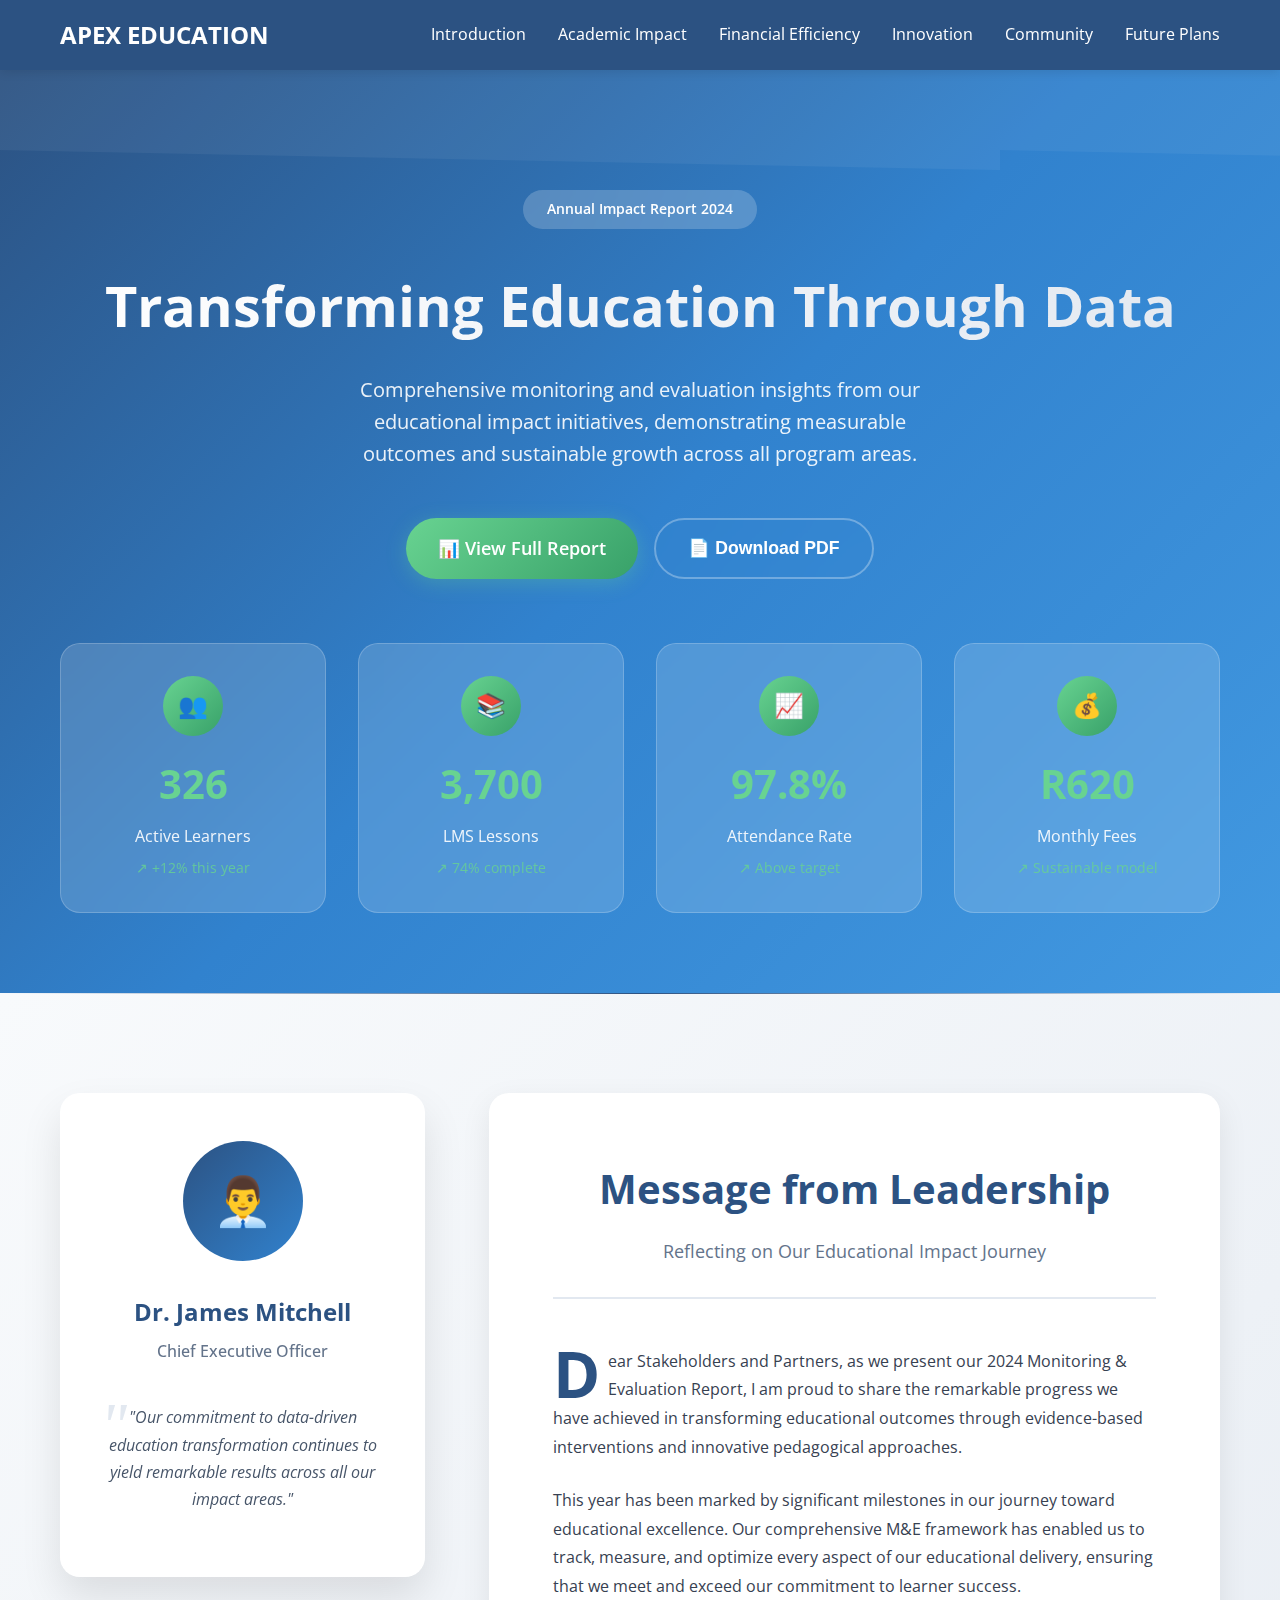
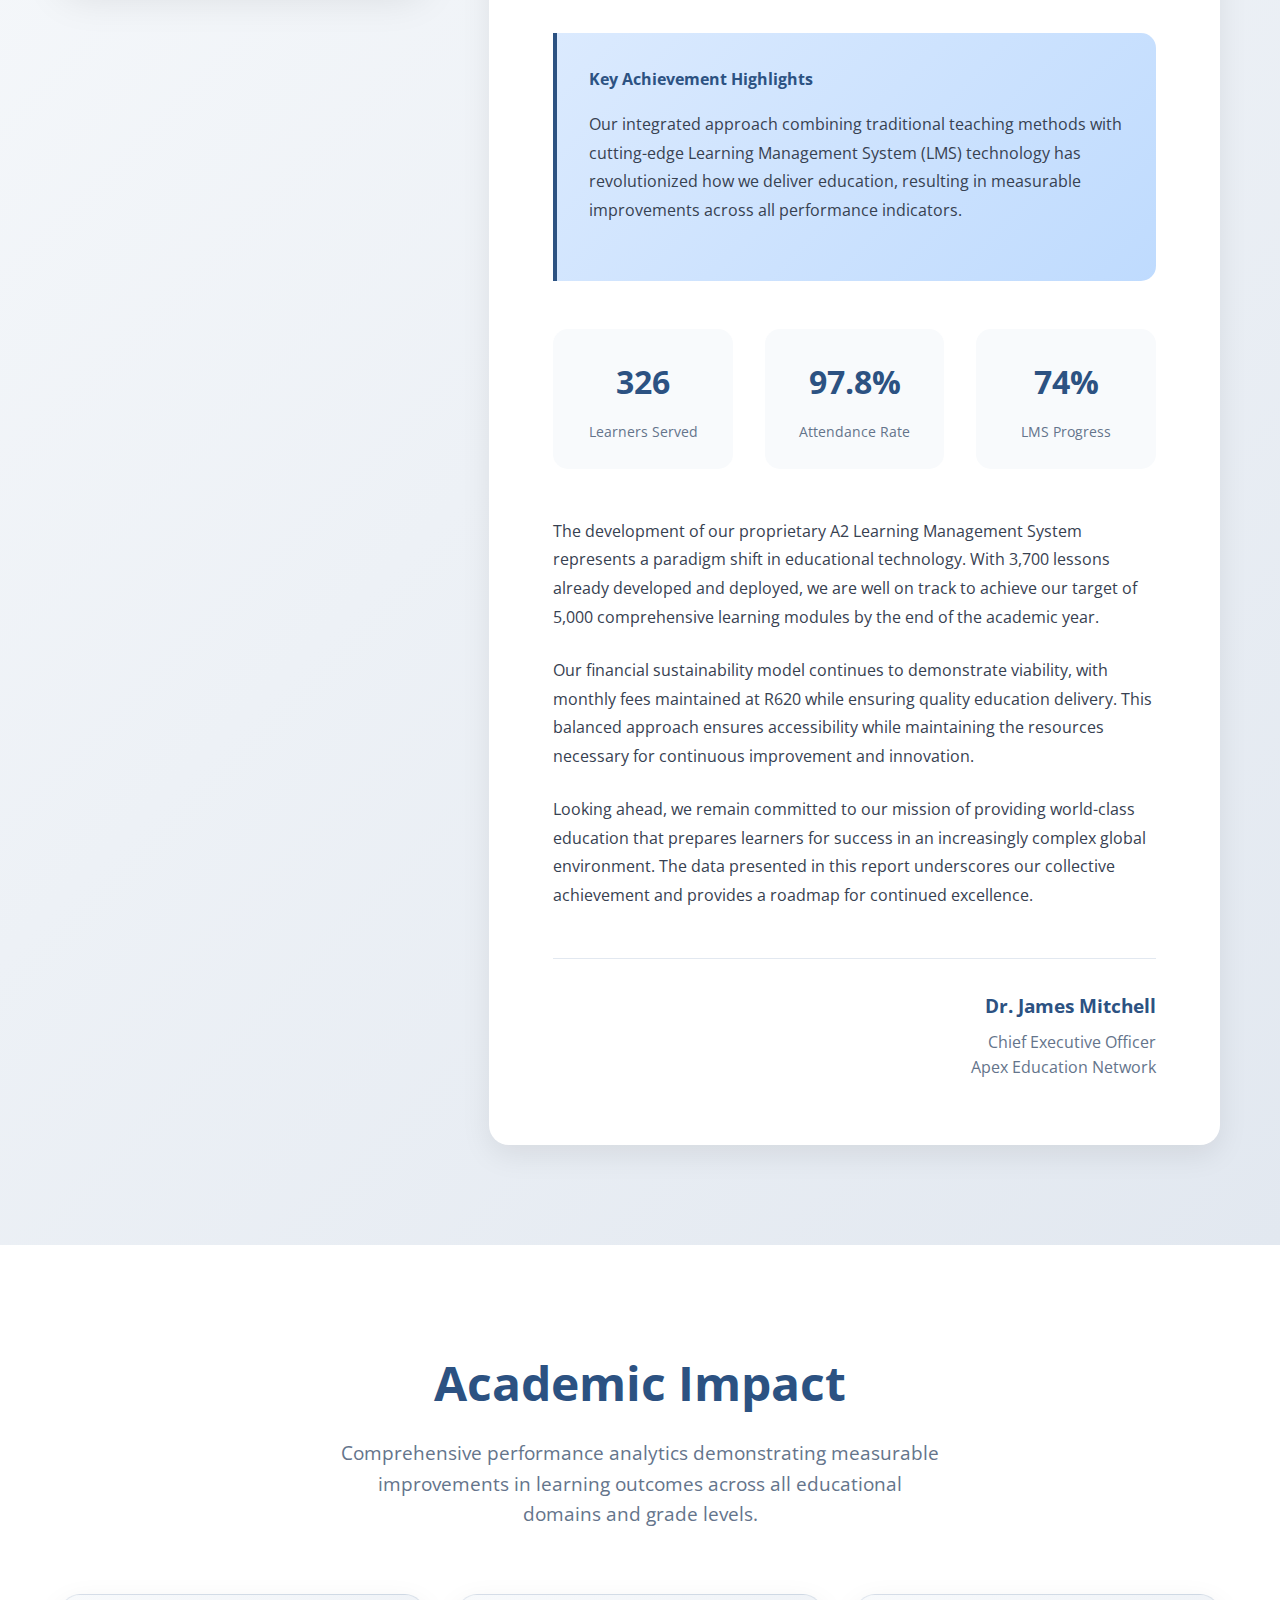
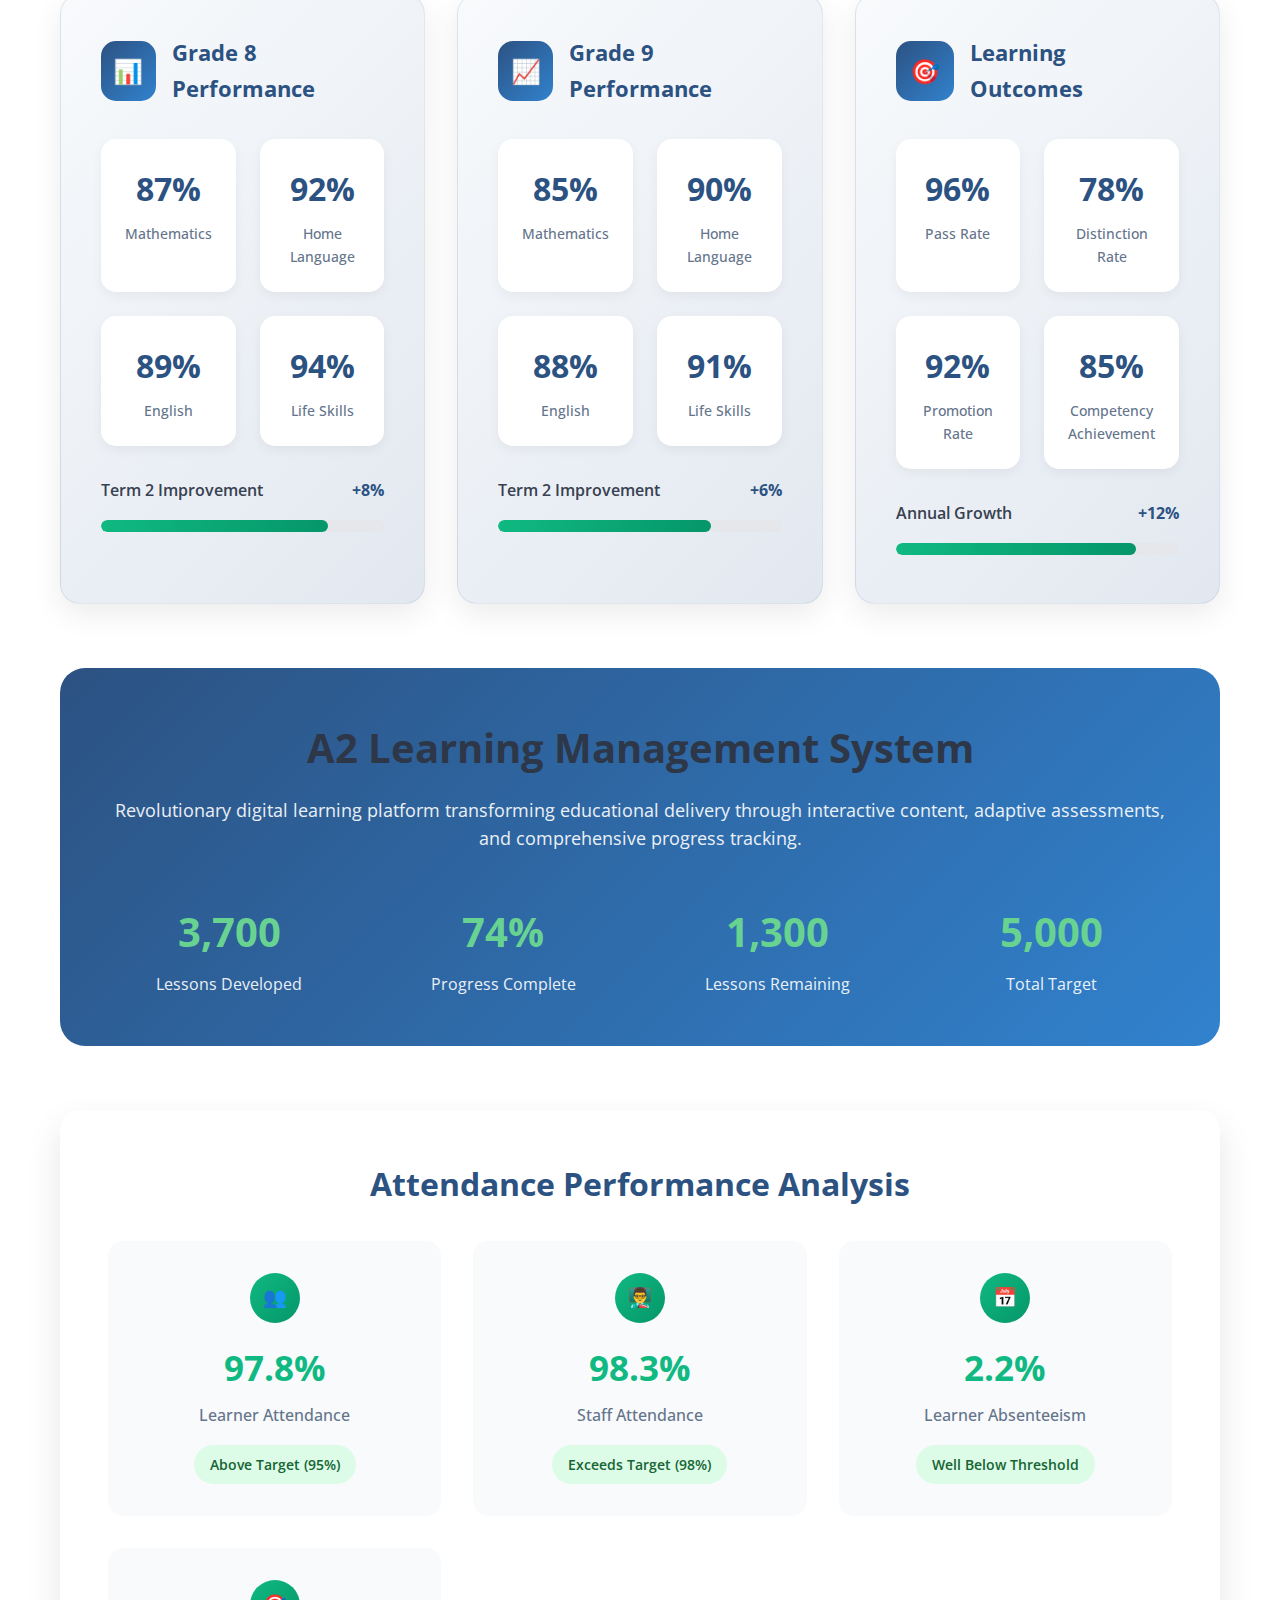
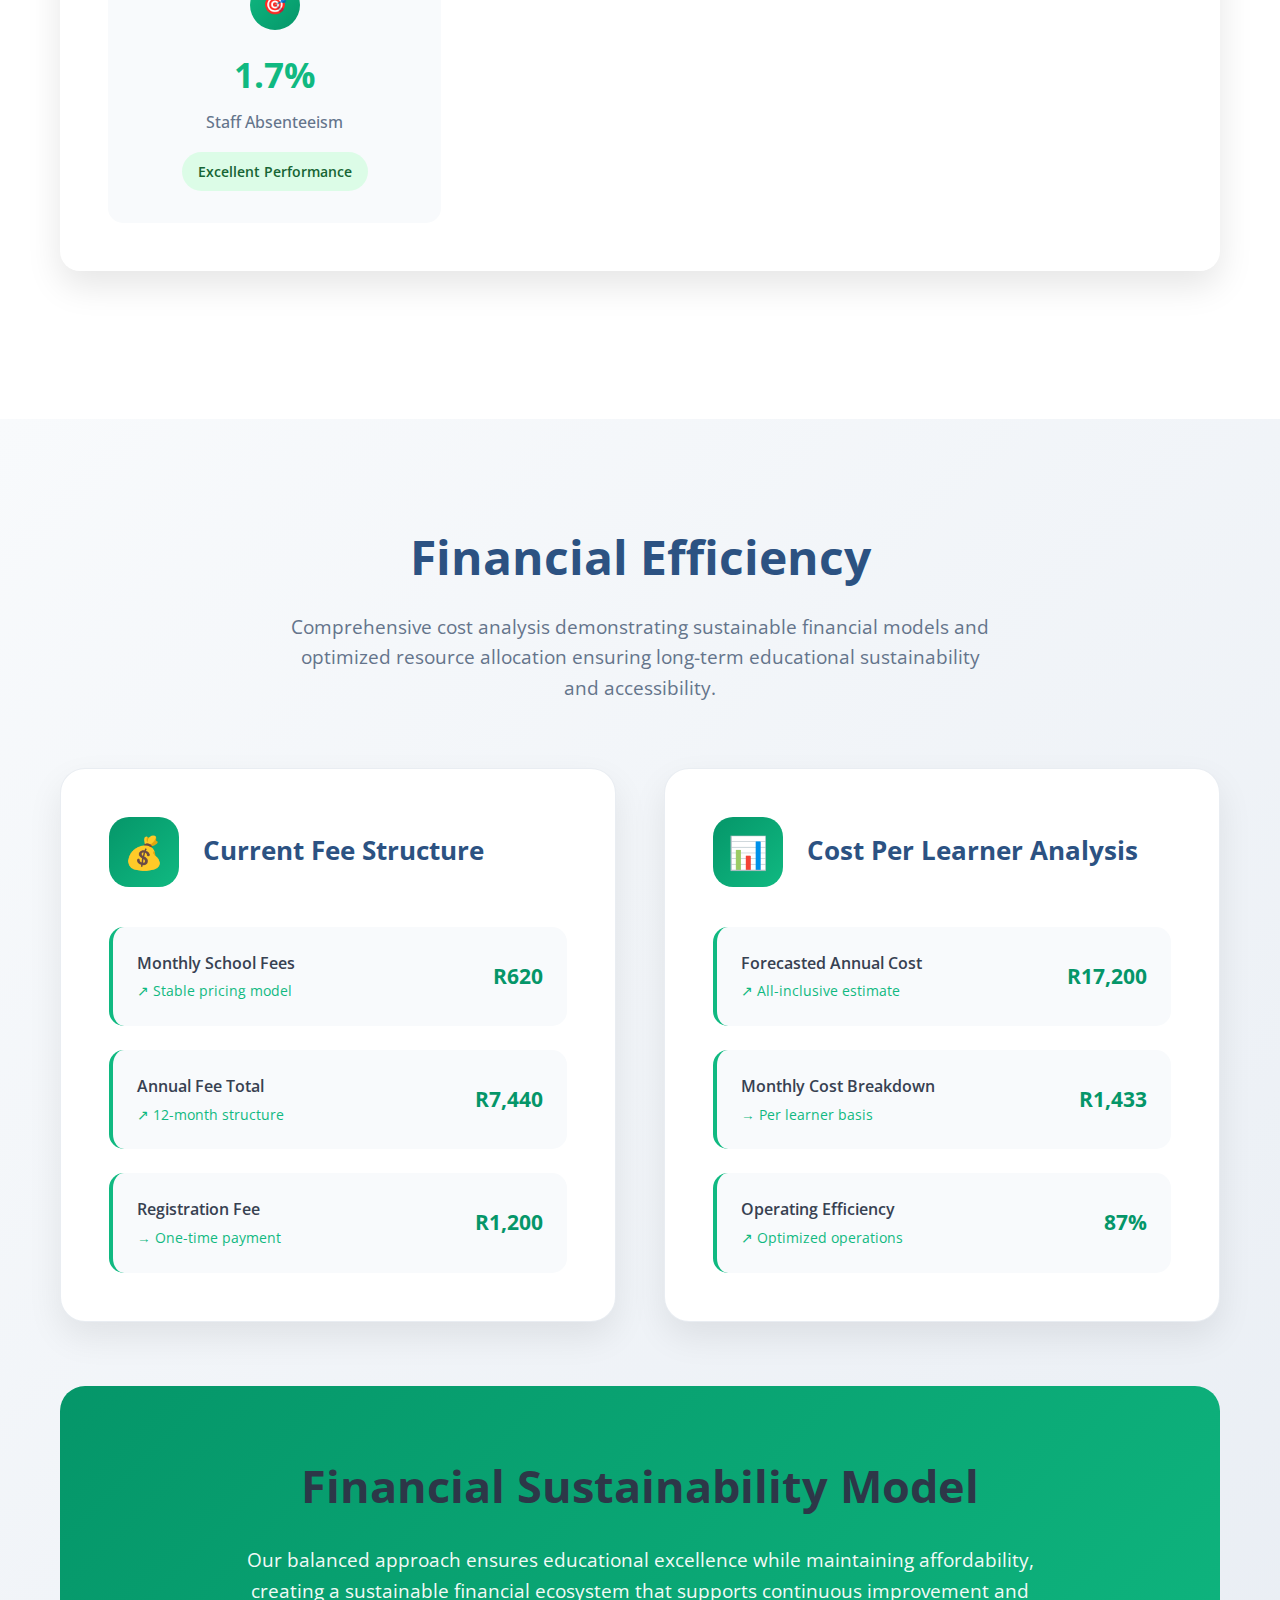
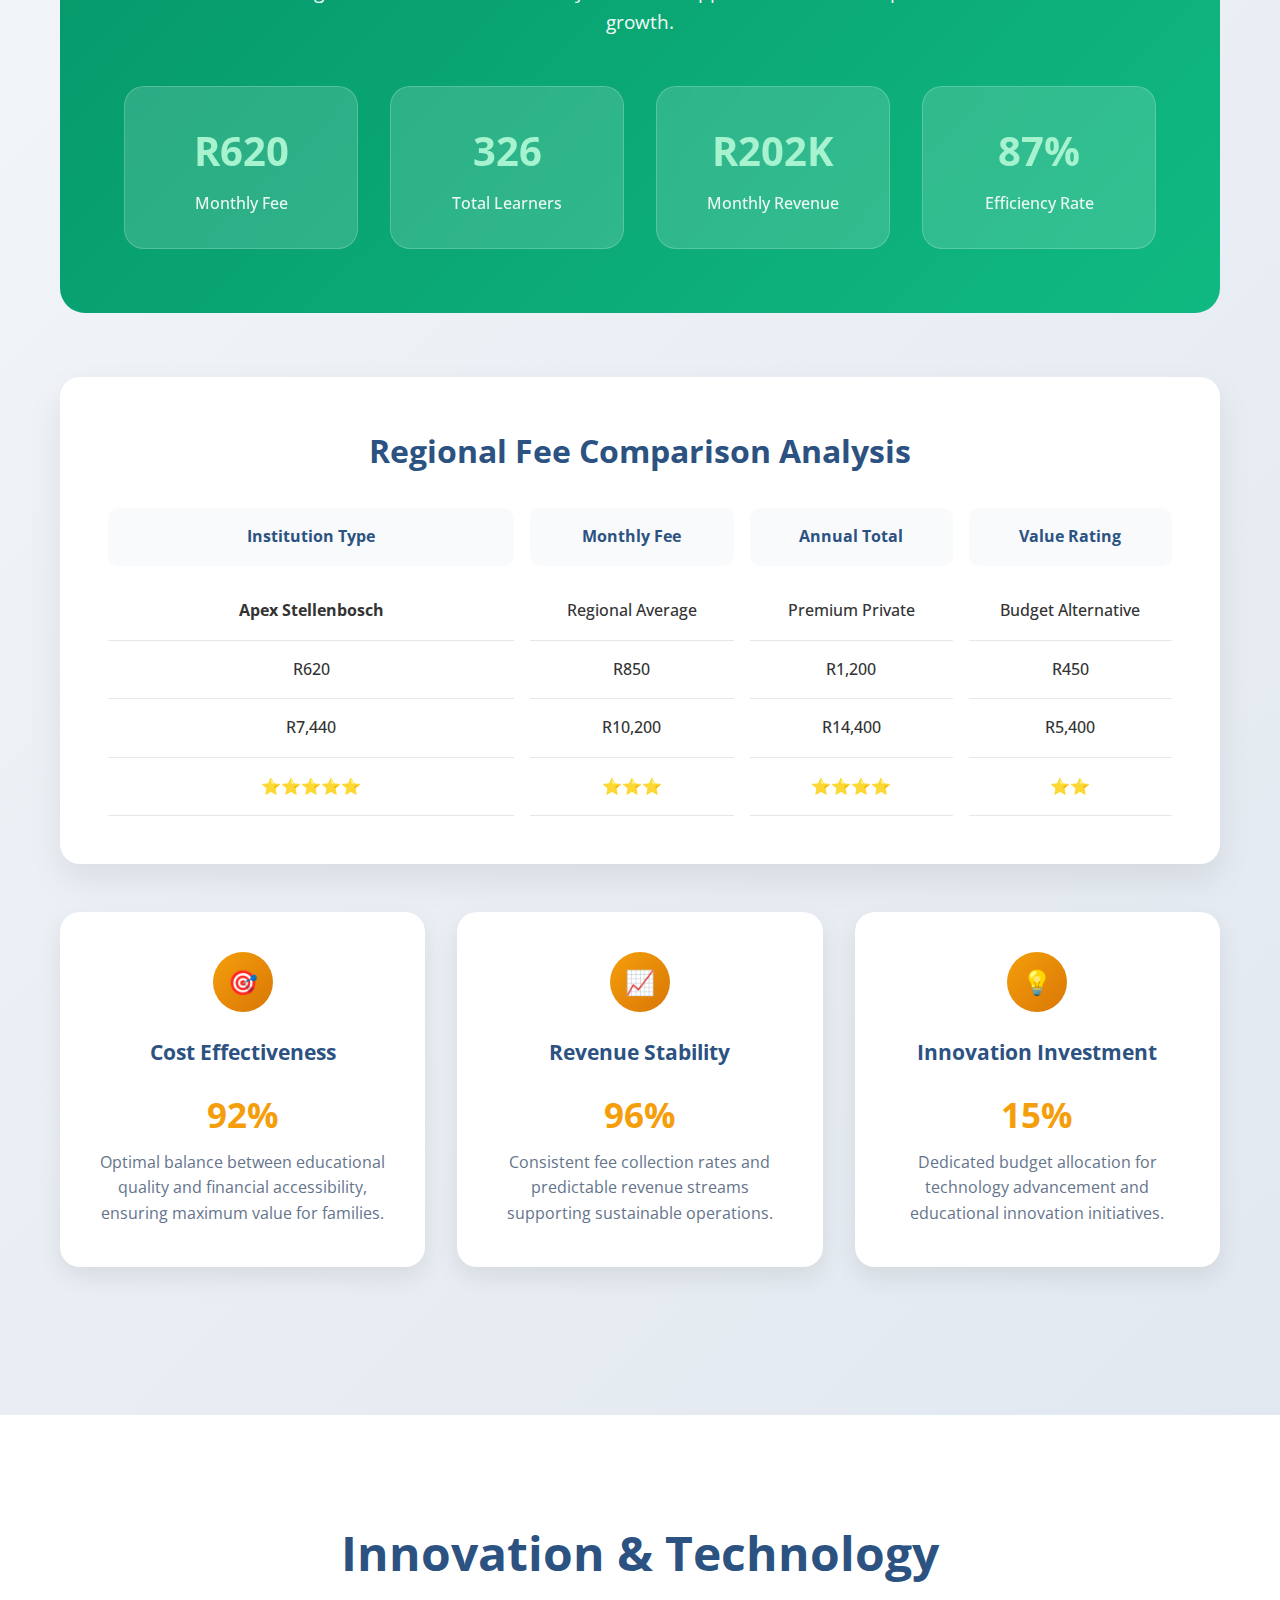
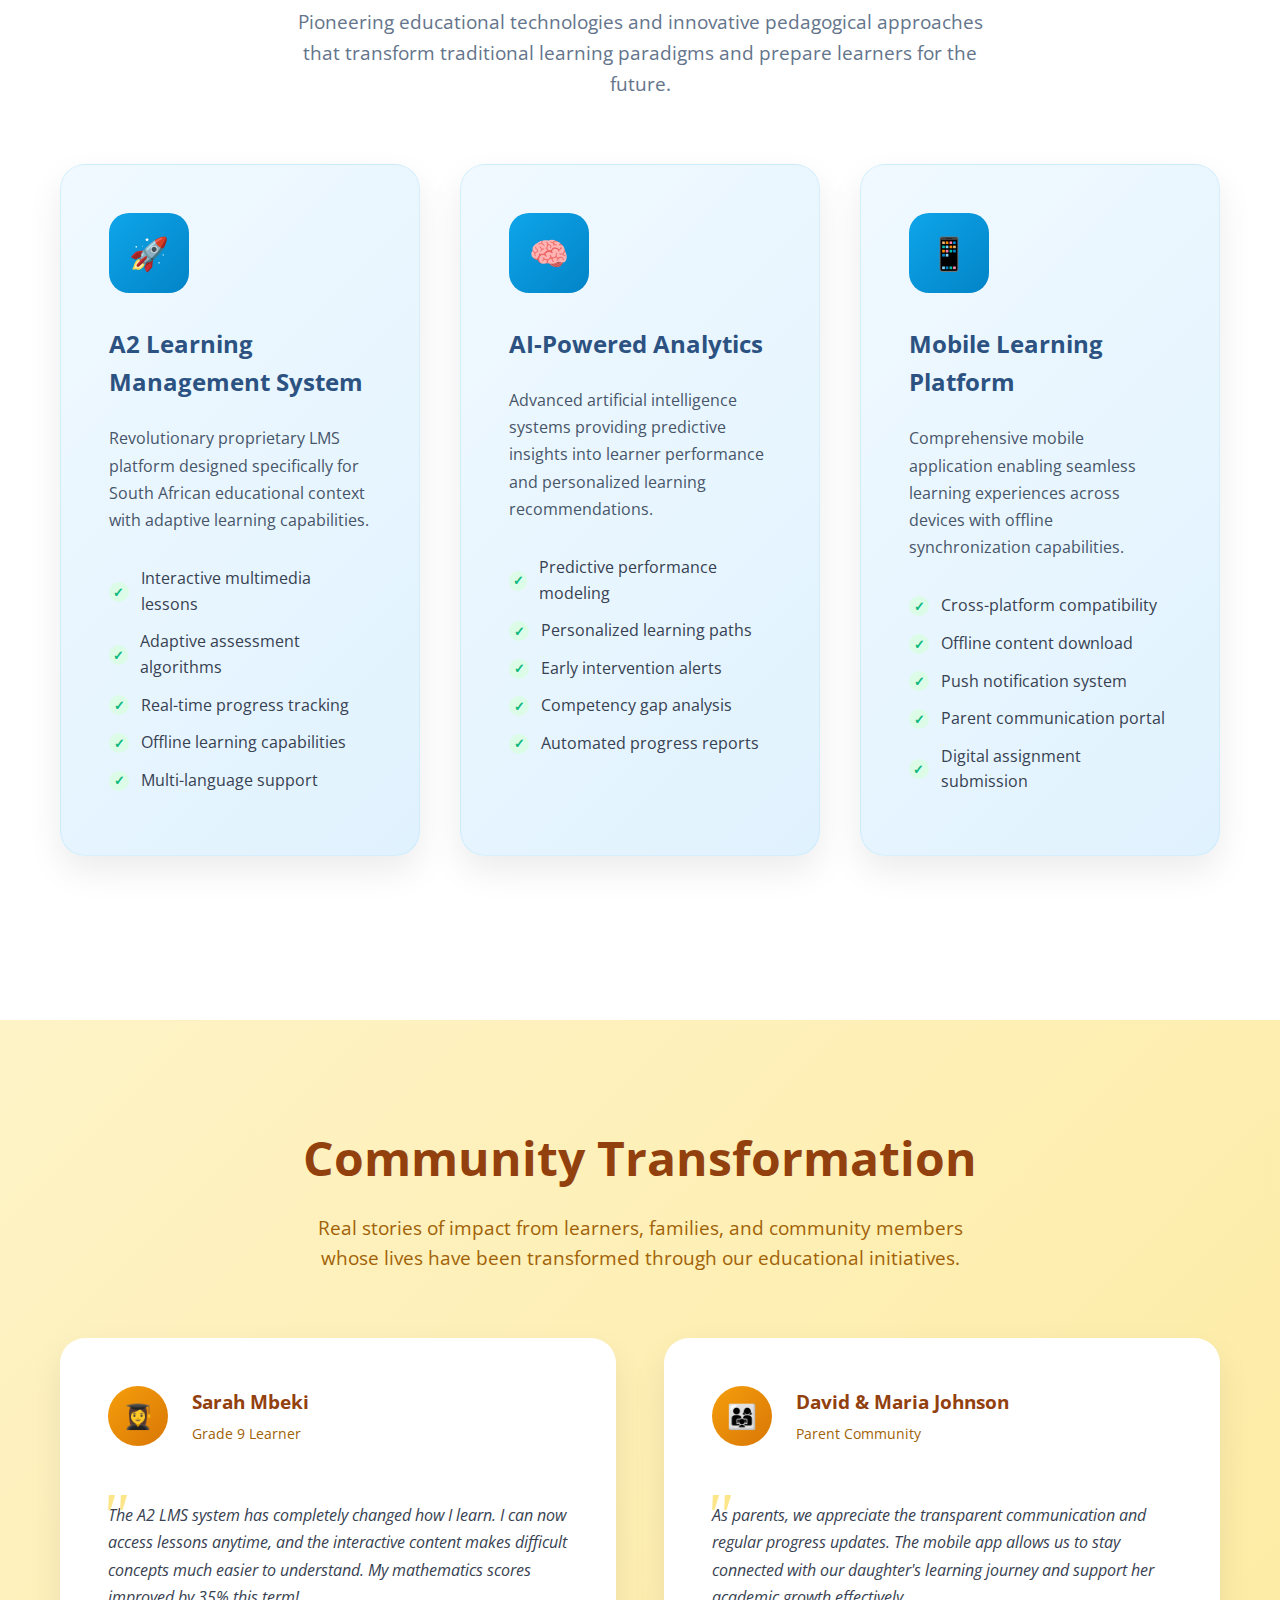
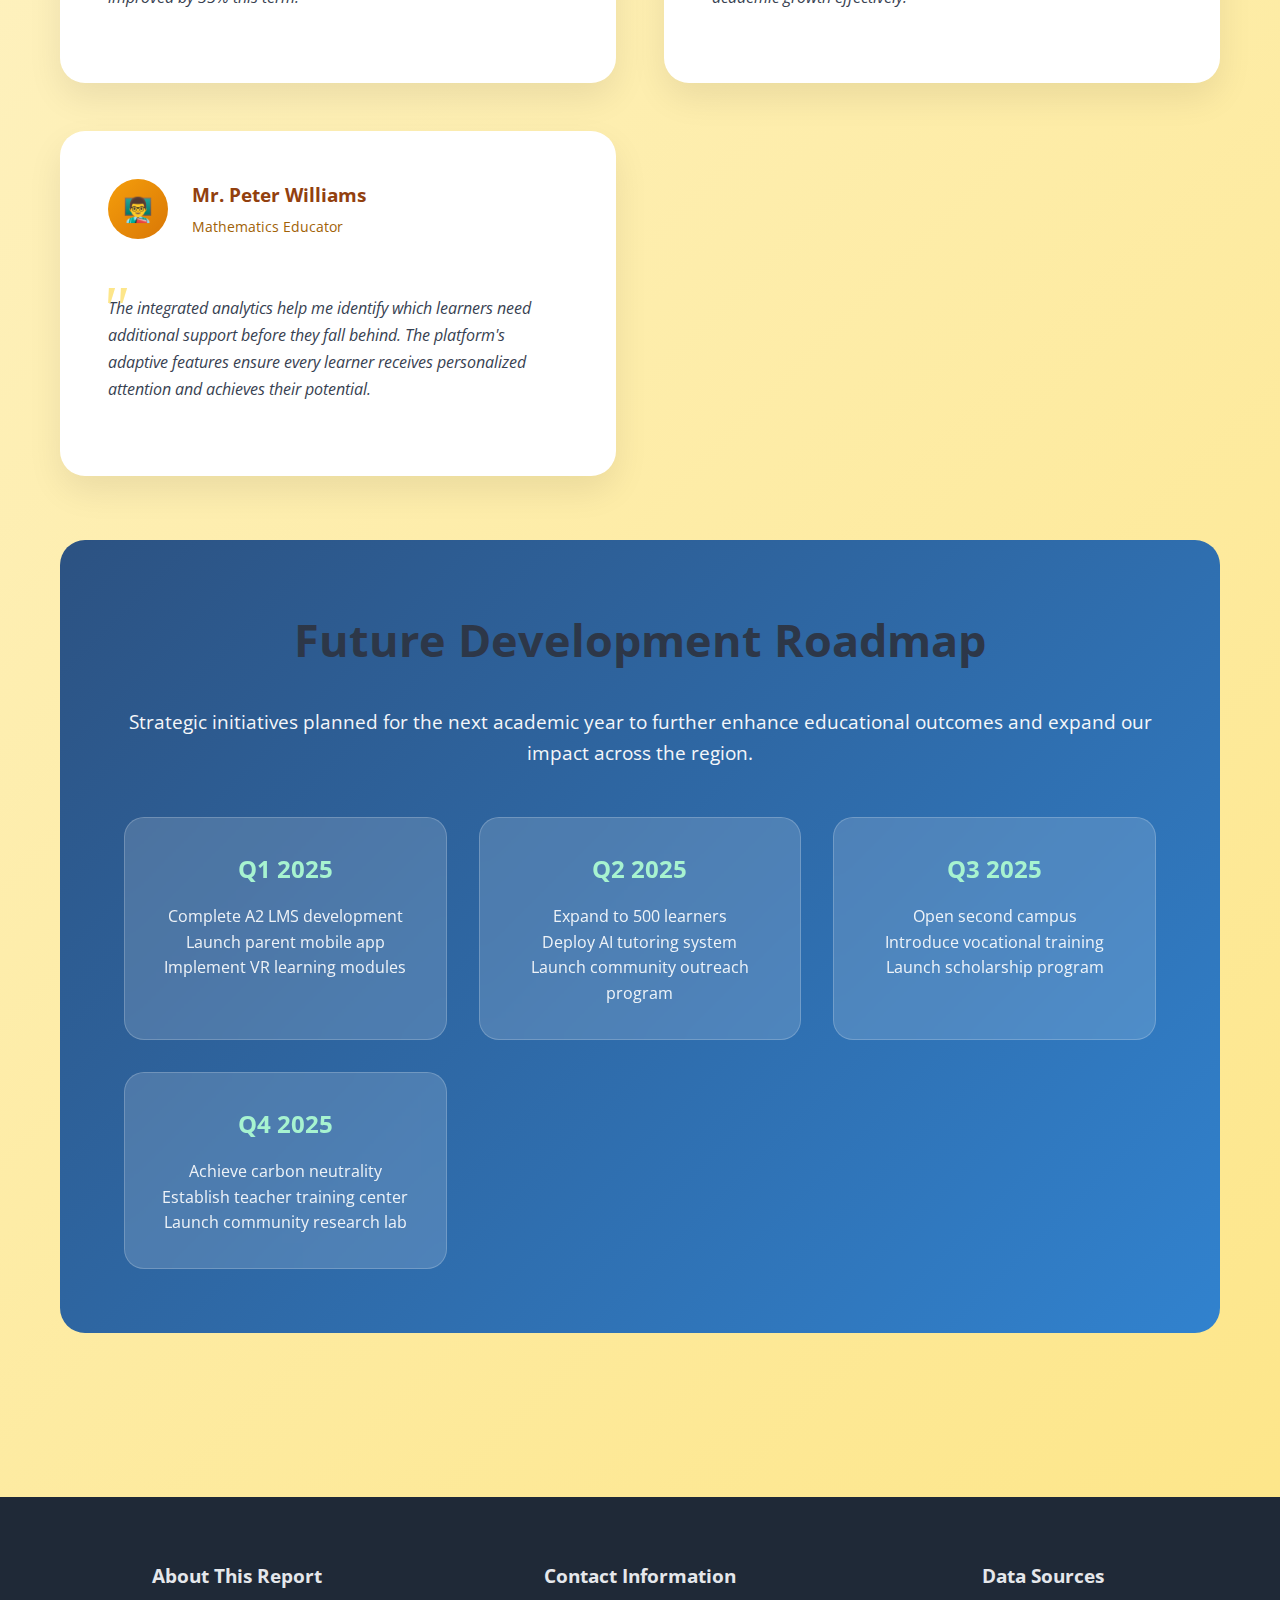
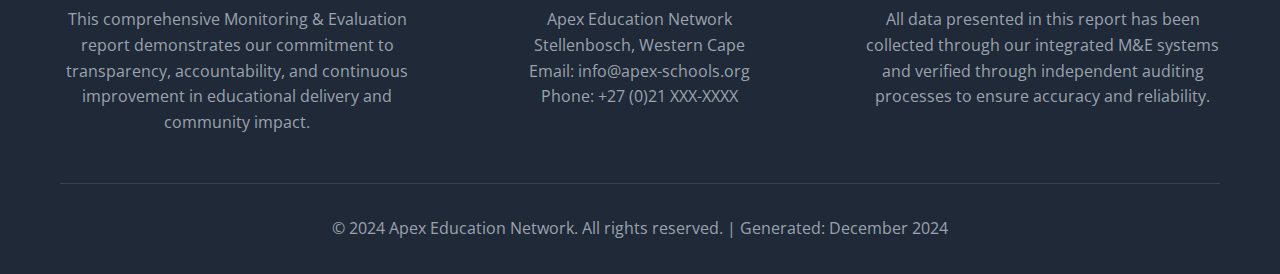
<file: index.html>
<!DOCTYPE html>
<html lang="en">
<head>
    <meta charset="UTF-8">
    <meta name="viewport" content="width=device-width, initial-scale=1.0">
    <title>Apex Education Impact Report 2024 - Monitoring & Evaluation</title>
    <link href="https://fonts.googleapis.com/css2?family=Open+Sans:wght@300;400;600;700&display=swap" rel="stylesheet">
    <style>
        /* CHUNK 1: BASIC RESET AND TYPOGRAPHY */
        * {
            margin: 0;
            padding: 0;
            box-sizing: border-box;
        }

        body {
            font-family: 'Open Sans', -apple-system, BlinkMacSystemFont, sans-serif;
            line-height: 1.6;
            color: #333;
            background-color: #fff;
        }

        .container {
            max-width: 1200px;
            margin: 0 auto;
            padding: 0 20px;
        }

        /* Grid System */
        .grid {
            display: grid;
            gap: 2rem;
        }
        .grid-2 { grid-template-columns: 1fr 1fr; }
        .grid-3 { grid-template-columns: repeat(3, 1fr); }

        /* Typography */
        h1 {
            font-size: 2.5rem;
            font-weight: 700;
            margin-bottom: 1rem;
            color: #2c5282;
        }
        h2 {
            font-size: 2rem;
            font-weight: 600;
            margin-bottom: 1.5rem;
            color: #2c5282;
        }
        h3 {
            font-size: 1.5rem;
            font-weight: 600;
            margin-bottom: 1rem;
            color: #2d3748;
        }

        /* CHUNK 2: NAVIGATION */
        .navbar {
            position: sticky;
            top: 0;
            background: #2c5282;
            color: white;
            padding: 1rem 0;
            z-index: 1000;
            box-shadow: 0 2px 10px rgba(0,0,0,0.1);
        }

        .nav-content {
            display: flex;
            justify-content: space-between;
            align-items: center;
        }

        .nav-logo {
            font-size: 1.5rem;
            font-weight: 700;
        }

        .nav-links {
            display: flex;
            list-style: none;
            gap: 2rem;
        }

        .nav-links a {
            color: white;
            text-decoration: none;
            transition: color 0.3s;
        }

        .nav-links a:hover {
            color: #68d391;
        }

        /* CHUNK 3: HERO SECTION WITH KPI DASHBOARD */
        .hero {
            background: linear-gradient(135deg, #2c5282 0%, #3182ce 50%, #4299e1 100%);
            color: white;
            padding: 120px 0 80px;
            text-align: center;
            position: relative;
            overflow: hidden;
        }

        .hero::before {
            content: '';
            position: absolute;
            top: 0;
            left: 0;
            right: 0;
            bottom: 0;
            background: url('data:image/svg+xml,<svg xmlns="http://www.w3.org/2000/svg" viewBox="0 0 1000 100" fill="rgba(255,255,255,0.05)"><polygon points="0,0 1000,0 1000,100 0,80"/></svg>') repeat-x;
            background-size: 1000px 100px;
            animation: wave 20s linear infinite;
        }

        @keyframes wave {
            0% { transform: translateX(0); }
            100% { transform: translateX(-1000px); }
        }

        .hero-content {
            position: relative;
            z-index: 1;
        }

        .hero-badge {
            display: inline-block;
            background: rgba(255, 255, 255, 0.2);
            padding: 0.5rem 1.5rem;
            border-radius: 50px;
            font-size: 0.875rem;
            font-weight: 600;
            margin-bottom: 2rem;
            backdrop-filter: blur(10px);
        }

        .hero-title {
            font-size: 3.5rem;
            font-weight: 700;
            margin-bottom: 1.5rem;
            background: linear-gradient(45deg, #ffffff, #e2e8f0);
            -webkit-background-clip: text;
            -webkit-text-fill-color: transparent;
            background-clip: text;
        }

        .hero-subtitle {
            font-size: 1.25rem;
            margin-bottom: 3rem;
            opacity: 0.9;
            max-width: 600px;
            margin-left: auto;
            margin-right: auto;
        }

        .hero-cta {
            display: flex;
            gap: 1rem;
            justify-content: center;
            margin-bottom: 4rem;
            flex-wrap: wrap;
        }

        .btn-primary {
            background: linear-gradient(135deg, #68d391 0%, #38a169 100%);
            color: white;
            border: none;
            padding: 1rem 2rem;
            border-radius: 50px;
            font-size: 1.1rem;
            font-weight: 600;
            cursor: pointer;
            transition: all 0.3s ease;
            text-decoration: none;
            display: inline-flex;
            align-items: center;
            gap: 0.5rem;
            box-shadow: 0 4px 20px rgba(104, 211, 145, 0.3);
        }

        .btn-primary:hover {
            transform: translateY(-2px);
            box-shadow: 0 8px 25px rgba(104, 211, 145, 0.4);
        }

        .btn-secondary {
            background: transparent;
            color: white;
            border: 2px solid rgba(255, 255, 255, 0.3);
            padding: 1rem 2rem;
            border-radius: 50px;
            font-size: 1.1rem;
            font-weight: 600;
            cursor: pointer;
            transition: all 0.3s ease;
            text-decoration: none;
            display: inline-flex;
            align-items: center;
            gap: 0.5rem;
            backdrop-filter: blur(10px);
        }

        .btn-secondary:hover {
            background: rgba(255, 255, 255, 0.1);
            border-color: white;
        }

        /* KPI DASHBOARD */
        .kpi-dashboard {
            display: grid;
            grid-template-columns: repeat(auto-fit, minmax(250px, 1fr));
            gap: 2rem;
            margin-top: 3rem;
        }

        .kpi-card {
            background: rgba(255, 255, 255, 0.15);
            backdrop-filter: blur(10px);
            border: 1px solid rgba(255, 255, 255, 0.2);
            border-radius: 20px;
            padding: 2rem;
            text-align: center;
            transition: all 0.3s ease;
        }

        .kpi-card:hover {
            transform: translateY(-5px);
            background: rgba(255, 255, 255, 0.2);
        }

        .kpi-icon {
            width: 60px;
            height: 60px;
            background: linear-gradient(135deg, #68d391 0%, #38a169 100%);
            border-radius: 50%;
            display: flex;
            align-items: center;
            justify-content: center;
            margin: 0 auto 1rem;
            font-size: 1.5rem;
        }

        .kpi-number {
            font-size: 2.5rem;
            font-weight: 700;
            margin-bottom: 0.5rem;
            color: #68d391;
        }

        .kpi-label {
            font-size: 1rem;
            opacity: 0.9;
            margin-bottom: 0.5rem;
        }

        .kpi-trend {
            font-size: 0.875rem;
            opacity: 0.8;
            display: flex;
            align-items: center;
            justify-content: center;
            gap: 0.25rem;
        }

        .trend-up {
            color: #68d391;
        }

        .trend-down {
            color: #fc8181;
        }

        /* CHUNK 4: INTRODUCTION SECTION */
        .introduction {
            padding: 100px 0;
            background: linear-gradient(135deg, #f8fafc 0%, #e2e8f0 100%);
            position: relative;
        }

        .introduction::before {
            content: '';
            position: absolute;
            top: 0;
            left: 0;
            right: 0;
            height: 1px;
            background: linear-gradient(90deg, transparent, #2c5282, transparent);
        }

        .intro-container {
            display: grid;
            grid-template-columns: 1fr 2fr;
            gap: 4rem;
            align-items: start;
        }

        .ceo-card {
            background: white;
            border-radius: 20px;
            padding: 3rem;
            box-shadow: 0 20px 40px rgba(0, 0, 0, 0.1);
            text-align: center;
            position: sticky;
            top: 120px;
        }

        .ceo-image {
            width: 120px;
            height: 120px;
            border-radius: 50%;
            background: linear-gradient(135deg, #2c5282 0%, #3182ce 100%);
            margin: 0 auto 2rem;
            display: flex;
            align-items: center;
            justify-content: center;
            font-size: 3rem;
            color: white;
        }

        .ceo-name {
            font-size: 1.5rem;
            font-weight: 700;
            color: #2c5282;
            margin-bottom: 0.5rem;
        }

        .ceo-title {
            color: #64748b;
            margin-bottom: 1.5rem;
            font-weight: 500;
        }

        .ceo-quote {
            font-style: italic;
            color: #475569;
            line-height: 1.7;
            position: relative;
            padding: 1rem 0;
        }

        .ceo-quote::before {
            content: '"';
            font-size: 4rem;
            color: #e2e8f0;
            position: absolute;
            top: -1rem;
            left: -0.5rem;
            font-family: serif;
        }

        .letter-content {
            background: white;
            border-radius: 20px;
            padding: 4rem;
            box-shadow: 0 10px 30px rgba(0, 0, 0, 0.08);
        }

        .letter-header {
            text-align: center;
            margin-bottom: 3rem;
            padding-bottom: 2rem;
            border-bottom: 2px solid #e2e8f0;
        }

        .letter-title {
            font-size: 2.5rem;
            font-weight: 700;
            color: #2c5282;
            margin-bottom: 1rem;
        }

        .letter-subtitle {
            color: #64748b;
            font-size: 1.1rem;
        }

        .letter-body {
            line-height: 1.8;
            color: #374151;
        }

        .letter-body p {
            margin-bottom: 1.5rem;
        }

        .letter-body p:first-child::first-letter {
            font-size: 4rem;
            font-weight: 700;
            color: #2c5282;
            float: left;
            line-height: 3rem;
            margin-right: 0.5rem;
            margin-top: 0.2rem;
        }

        .highlight-box {
            background: linear-gradient(135deg, #dbeafe 0%, #bfdbfe 100%);
            border-left: 4px solid #2c5282;
            padding: 2rem;
            margin: 2rem 0;
            border-radius: 0 15px 15px 0;
        }

        .highlight-box h4 {
            color: #2c5282;
            font-weight: 700;
            margin-bottom: 1rem;
        }

        .impact-stats {
            display: grid;
            grid-template-columns: repeat(3, 1fr);
            gap: 2rem;
            margin: 3rem 0;
        }

        .impact-stat {
            text-align: center;
            padding: 1.5rem;
            background: #f8fafc;
            border-radius: 15px;
        }

        .impact-number {
            font-size: 2rem;
            font-weight: 700;
            color: #2c5282;
            margin-bottom: 0.5rem;
        }

        .impact-label {
            color: #64748b;
            font-size: 0.9rem;
        }

        .signature {
            margin-top: 3rem;
            text-align: right;
            padding-top: 2rem;
            border-top: 1px solid #e2e8f0;
        }

        .signature-name {
            font-size: 1.2rem;
            font-weight: 700;
            color: #2c5282;
        }

        .signature-title {
            color: #64748b;
            margin-top: 0.5rem;
        }

        /* CHUNK 5: ACADEMIC IMPACT SECTION */
        .academic-impact {
            padding: 100px 0;
            background: white;
            position: relative;
        }

        .academic-header {
            text-align: center;
            margin-bottom: 4rem;
        }

        .academic-title {
            font-size: 3rem;
            font-weight: 700;
            color: #2c5282;
            margin-bottom: 1rem;
        }

        .academic-subtitle {
            font-size: 1.2rem;
            color: #64748b;
            max-width: 600px;
            margin: 0 auto;
        }

        .academic-grid {
            display: grid;
            grid-template-columns: repeat(auto-fit, minmax(350px, 1fr));
            gap: 2rem;
            margin-bottom: 4rem;
        }

        .performance-card {
            background: linear-gradient(135deg, #f8fafc 0%, #e2e8f0 100%);
            border-radius: 20px;
            padding: 2.5rem;
            box-shadow: 0 10px 30px rgba(0, 0, 0, 0.08);
            transition: all 0.3s ease;
            border: 1px solid rgba(44, 82, 130, 0.1);
        }

        .performance-card:hover {
            transform: translateY(-8px);
            box-shadow: 0 20px 40px rgba(0, 0, 0, 0.12);
        }

        .card-header {
            display: flex;
            align-items: center;
            gap: 1rem;
            margin-bottom: 2rem;
        }

        .card-icon {
            width: 60px;
            height: 60px;
            background: linear-gradient(135deg, #2c5282 0%, #3182ce 100%);
            border-radius: 15px;
            display: flex;
            align-items: center;
            justify-content: center;
            font-size: 1.5rem;
            color: white;
        }

        .card-title {
            font-size: 1.4rem;
            font-weight: 700;
            color: #2c5282;
        }

        .performance-metrics {
            display: grid;
            grid-template-columns: repeat(2, 1fr);
            gap: 1.5rem;
            margin-bottom: 2rem;
        }

        .metric {
            text-align: center;
            padding: 1.5rem;
            background: white;
            border-radius: 15px;
            box-shadow: 0 4px 12px rgba(0, 0, 0, 0.05);
        }

        .metric-value {
            font-size: 2rem;
            font-weight: 700;
            color: #2c5282;
            margin-bottom: 0.5rem;
        }

        .metric-label {
            color: #64748b;
            font-size: 0.9rem;
            font-weight: 500;
        }

        .progress-section {
            margin-top: 2rem;
        }

        .progress-header {
            display: flex;
            justify-content: space-between;
            align-items: center;
            margin-bottom: 1rem;
        }

        .progress-label {
            font-weight: 600;
            color: #374151;
        }

        .progress-percentage {
            font-weight: 700;
            color: #2c5282;
        }

        .progress-bar-container {
            width: 100%;
            height: 12px;
            background: #e5e7eb;
            border-radius: 6px;
            overflow: hidden;
            margin-bottom: 0.5rem;
        }

        .progress-bar-fill {
            height: 100%;
            background: linear-gradient(90deg, #10b981 0%, #059669 100%);
            border-radius: 6px;
            transition: width 2s ease;
        }

        .lms-overview {
            background: linear-gradient(135deg, #2c5282 0%, #3182ce 100%);
            color: white;
            border-radius: 25px;
            padding: 3rem;
            margin: 4rem 0;
            text-align: center;
        }

        .lms-title {
            font-size: 2.5rem;
            font-weight: 700;
            margin-bottom: 1rem;
        }

        .lms-description {
            font-size: 1.1rem;
            margin-bottom: 3rem;
            opacity: 0.9;
        }

        .lms-stats {
            display: grid;
            grid-template-columns: repeat(auto-fit, minmax(200px, 1fr));
            gap: 2rem;
        }

        .lms-stat {
            text-align: center;
        }

        .lms-number {
            font-size: 2.5rem;
            font-weight: 700;
            color: #68d391;
            margin-bottom: 0.5rem;
        }

        .lms-label {
            opacity: 0.9;
        }

        .attendance-overview {
            background: white;
            border-radius: 20px;
            padding: 3rem;
            box-shadow: 0 15px 35px rgba(0, 0, 0, 0.1);
            margin: 3rem 0;
        }

        .attendance-title {
            font-size: 2rem;
            font-weight: 700;
            color: #2c5282;
            text-align: center;
            margin-bottom: 2rem;
        }

        .attendance-grid {
            display: grid;
            grid-template-columns: repeat(auto-fit, minmax(250px, 1fr));
            gap: 2rem;
        }

        .attendance-item {
            text-align: center;
            padding: 2rem;
            background: #f8fafc;
            border-radius: 15px;
        }

        .attendance-icon {
            width: 50px;
            height: 50px;
            background: linear-gradient(135deg, #10b981 0%, #059669 100%);
            border-radius: 50%;
            display: flex;
            align-items: center;
            justify-content: center;
            margin: 0 auto 1rem;
            color: white;
            font-size: 1.2rem;
        }

        .attendance-rate {
            font-size: 2.2rem;
            font-weight: 700;
            color: #10b981;
            margin-bottom: 0.5rem;
        }

        .attendance-label {
            color: #64748b;
            font-weight: 500;
        }

        .target-indicator {
            margin-top: 1rem;
            padding: 0.5rem 1rem;
            background: #dcfce7;
            color: #166534;
            border-radius: 20px;
            font-size: 0.9rem;
            font-weight: 600;
            display: inline-block;
        }

        /* CHUNK 6: FINANCIAL EFFICIENCY SECTION */
        .financial-efficiency {
            padding: 100px 0;
            background: linear-gradient(135deg, #f8fafc 0%, #e2e8f0 100%);
            position: relative;
        }

        .financial-header {
            text-align: center;
            margin-bottom: 4rem;
        }

        .financial-title {
            font-size: 3rem;
            font-weight: 700;
            color: #2c5282;
            margin-bottom: 1rem;
        }

        .financial-subtitle {
            font-size: 1.2rem;
            color: #64748b;
            max-width: 700px;
            margin: 0 auto;
        }

        .financial-grid {
            display: grid;
            grid-template-columns: repeat(auto-fit, minmax(400px, 1fr));
            gap: 3rem;
            margin-bottom: 4rem;
        }

        .cost-analysis-card {
            background: white;
            border-radius: 25px;
            padding: 3rem;
            box-shadow: 0 15px 35px rgba(0, 0, 0, 0.08);
            transition: all 0.3s ease;
            border: 1px solid rgba(44, 82, 130, 0.1);
        }

        .cost-analysis-card:hover {
            transform: translateY(-8px);
            box-shadow: 0 25px 50px rgba(0, 0, 0, 0.12);
        }

        .cost-header {
            display: flex;
            align-items: center;
            gap: 1.5rem;
            margin-bottom: 2.5rem;
        }

        .cost-icon {
            width: 70px;
            height: 70px;
            background: linear-gradient(135deg, #059669 0%, #10b981 100%);
            border-radius: 20px;
            display: flex;
            align-items: center;
            justify-content: center;
            font-size: 2rem;
            color: white;
        }

        .cost-title {
            font-size: 1.6rem;
            font-weight: 700;
            color: #2c5282;
        }

        .cost-metrics {
            display: grid;
            gap: 1.5rem;
        }

        .cost-item {
            display: flex;
            justify-content: space-between;
            align-items: center;
            padding: 1.5rem;
            background: #f8fafc;
            border-radius: 15px;
            border-left: 4px solid #10b981;
        }

        .cost-label {
            font-weight: 600;
            color: #374151;
            font-size: 1rem;
        }

        .cost-value {
            font-size: 1.3rem;
            font-weight: 700;
            color: #059669;
        }

        .cost-trend {
            font-size: 0.85rem;
            color: #10b981;
            margin-top: 0.25rem;
            display: flex;
            align-items: center;
            gap: 0.25rem;
        }

        .sustainability-overview {
            background: linear-gradient(135deg, #059669 0%, #10b981 100%);
            color: white;
            border-radius: 25px;
            padding: 4rem;
            margin: 4rem 0;
            text-align: center;
        }

        .sustainability-title {
            font-size: 2.8rem;
            font-weight: 700;
            margin-bottom: 1.5rem;
        }

        .sustainability-description {
            font-size: 1.2rem;
            margin-bottom: 3rem;
            opacity: 0.95;
            max-width: 800px;
            margin-left: auto;
            margin-right: auto;
        }

        .sustainability-metrics {
            display: grid;
            grid-template-columns: repeat(auto-fit, minmax(200px, 1fr));
            gap: 2rem;
        }

        .sustainability-metric {
            text-align: center;
            padding: 2rem;
            background: rgba(255, 255, 255, 0.15);
            border-radius: 20px;
            backdrop-filter: blur(10px);
            border: 1px solid rgba(255, 255, 255, 0.2);
        }

        .sustainability-number {
            font-size: 2.5rem;
            font-weight: 700;
            color: #a7f3d0;
            margin-bottom: 0.5rem;
        }

        .sustainability-label {
            opacity: 0.9;
            font-weight: 500;
        }

        .comparison-table {
            background: white;
            border-radius: 20px;
            padding: 3rem;
            box-shadow: 0 15px 35px rgba(0, 0, 0, 0.08);
            margin: 3rem 0;
        }

        .table-title {
            font-size: 2rem;
            font-weight: 700;
            color: #2c5282;
            text-align: center;
            margin-bottom: 2rem;
        }

        .comparison-grid {
            display: grid;
            grid-template-columns: 2fr 1fr 1fr 1fr;
            gap: 1rem;
            align-items: center;
        }

        .table-header {
            font-weight: 700;
            color: #2c5282;
            padding: 1rem;
            background: #f8fafc;
            border-radius: 10px;
            text-align: center;
        }

        .table-cell {
            padding: 1rem;
            text-align: center;
            border-bottom: 1px solid #e5e7eb;
            font-weight: 500;
        }

        .table-row:hover .table-cell {
            background: #f8fafc;
        }

        .efficiency-indicators {
            display: grid;
            grid-template-columns: repeat(auto-fit, minmax(300px, 1fr));
            gap: 2rem;
            margin: 3rem 0;
        }

        .efficiency-card {
            background: white;
            border-radius: 20px;
            padding: 2.5rem;
            box-shadow: 0 10px 25px rgba(0, 0, 0, 0.08);
            text-align: center;
        }

        .efficiency-icon {
            width: 60px;
            height: 60px;
            background: linear-gradient(135deg, #f59e0b 0%, #d97706 100%);
            border-radius: 50%;
            display: flex;
            align-items: center;
            justify-content: center;
            margin: 0 auto 1.5rem;
            font-size: 1.5rem;
            color: white;
        }

        .efficiency-title {
            font-size: 1.3rem;
            font-weight: 700;
            color: #2c5282;
            margin-bottom: 1rem;
        }

        .efficiency-value {
            font-size: 2.2rem;
            font-weight: 700;
            color: #f59e0b;
            margin-bottom: 0.5rem;
        }

        .efficiency-description {
            color: #64748b;
            line-height: 1.6;
        }

        /* CHUNK 7: INNOVATION SECTION */
        .innovation {
            padding: 100px 0;
            background: white;
            position: relative;
        }

        .innovation-header {
            text-align: center;
            margin-bottom: 4rem;
        }

        .innovation-title {
            font-size: 3rem;
            font-weight: 700;
            color: #2c5282;
            margin-bottom: 1rem;
        }

        .innovation-subtitle {
            font-size: 1.2rem;
            color: #64748b;
            max-width: 700px;
            margin: 0 auto;
        }

        .innovation-grid {
            display: grid;
            grid-template-columns: repeat(auto-fit, minmax(350px, 1fr));
            gap: 2.5rem;
            margin-bottom: 4rem;
        }

        .innovation-card {
            background: linear-gradient(135deg, #f0f9ff 0%, #e0f2fe 100%);
            border-radius: 25px;
            padding: 3rem;
            box-shadow: 0 15px 35px rgba(0, 0, 0, 0.08);
            transition: all 0.3s ease;
            border: 1px solid rgba(14, 165, 233, 0.1);
        }

        .innovation-card:hover {
            transform: translateY(-10px);
            box-shadow: 0 25px 50px rgba(0, 0, 0, 0.12);
        }

        .innovation-icon {
            width: 80px;
            height: 80px;
            background: linear-gradient(135deg, #0ea5e9 0%, #0284c7 100%);
            border-radius: 20px;
            display: flex;
            align-items: center;
            justify-content: center;
            font-size: 2rem;
            color: white;
            margin-bottom: 2rem;
        }

        .innovation-card-title {
            font-size: 1.5rem;
            font-weight: 700;
            color: #2c5282;
            margin-bottom: 1.5rem;
        }

        .innovation-description {
            color: #475569;
            line-height: 1.7;
            margin-bottom: 2rem;
        }

        .innovation-features {
            list-style: none;
            padding: 0;
        }

        .innovation-features li {
            display: flex;
            align-items: center;
            gap: 0.75rem;
            margin-bottom: 0.75rem;
            color: #374151;
        }

        .innovation-features li::before {
            content: '✓';
            color: #10b981;
            font-weight: bold;
            background: #dcfce7;
            border-radius: 50%;
            width: 20px;
            height: 20px;
            display: flex;
            align-items: center;
            justify-content: center;
            font-size: 0.8rem;
        }

        /* CHUNK 8: COMMUNITY SECTION */
        .community {
            padding: 100px 0;
            background: linear-gradient(135deg, #fef3c7 0%, #fde68a 100%);
            position: relative;
        }

        .community-header {
            text-align: center;
            margin-bottom: 4rem;
        }

        .community-title {
            font-size: 3rem;
            font-weight: 700;
            color: #92400e;
            margin-bottom: 1rem;
        }

        .community-subtitle {
            font-size: 1.2rem;
            color: #a16207;
            max-width: 700px;
            margin: 0 auto;
        }

        .impact-stories {
            display: grid;
            grid-template-columns: repeat(auto-fit, minmax(400px, 1fr));
            gap: 3rem;
            margin-bottom: 4rem;
        }

        .story-card {
            background: white;
            border-radius: 25px;
            padding: 3rem;
            box-shadow: 0 15px 35px rgba(0, 0, 0, 0.08);
            transition: all 0.3s ease;
        }

        .story-card:hover {
            transform: translateY(-8px);
            box-shadow: 0 25px 50px rgba(0, 0, 0, 0.12);
        }

        .story-header {
            display: flex;
            align-items: center;
            gap: 1.5rem;
            margin-bottom: 2rem;
        }

        .story-avatar {
            width: 60px;
            height: 60px;
            background: linear-gradient(135deg, #f59e0b 0%, #d97706 100%);
            border-radius: 50%;
            display: flex;
            align-items: center;
            justify-content: center;
            font-size: 1.5rem;
            color: white;
        }

        .story-info h4 {
            font-size: 1.2rem;
            font-weight: 700;
            color: #92400e;
            margin-bottom: 0.25rem;
        }

        .story-info p {
            color: #a16207;
            font-size: 0.9rem;
        }

        .story-content {
            color: #374151;
            line-height: 1.7;
            font-style: italic;
            position: relative;
            padding: 1.5rem 0;
        }

        .story-content::before {
            content: '"';
            font-size: 4rem;
            color: #fde68a;
            position: absolute;
            top: -1rem;
            left: -0.5rem;
            font-family: serif;
        }

        /* FUTURE PLANS SECTION */
        .future-plans {
            background: linear-gradient(135deg, #2c5282 0%, #3182ce 100%);
            color: white;
            border-radius: 25px;
            padding: 4rem;
            margin: 4rem 0;
            text-align: center;
        }

        .future-title {
            font-size: 2.8rem;
            font-weight: 700;
            margin-bottom: 2rem;
        }

        .future-description {
            font-size: 1.2rem;
            margin-bottom: 3rem;
            opacity: 0.95;
        }

        .timeline {
            display: grid;
            grid-template-columns: repeat(auto-fit, minmax(250px, 1fr));
            gap: 2rem;
            margin-top: 3rem;
        }

        .timeline-item {
            text-align: center;
            padding: 2rem;
            background: rgba(255, 255, 255, 0.15);
            border-radius: 20px;
            backdrop-filter: blur(10px);
            border: 1px solid rgba(255, 255, 255, 0.2);
        }

        .timeline-quarter {
            font-size: 1.5rem;
            font-weight: 700;
            color: #a7f3d0;
            margin-bottom: 1rem;
        }

        .timeline-content {
            opacity: 0.9;
            line-height: 1.6;
        }

        /* FOOTER */
        .report-footer {
            background: #1f2937;
            color: white;
            padding: 4rem 0 2rem;
            text-align: center;
        }

        .footer-content {
            display: grid;
            grid-template-columns: repeat(auto-fit, minmax(250px, 1fr));
            gap: 3rem;
            margin-bottom: 3rem;
        }

        .footer-section h4 {
            font-size: 1.2rem;
            font-weight: 700;
            margin-bottom: 1rem;
            color: #e5e7eb;
        }

        .footer-section p {
            color: #9ca3af;
            line-height: 1.6;
        }

        .footer-bottom {
            border-top: 1px solid #374151;
            padding-top: 2rem;
            margin-top: 3rem;
            color: #9ca3af;
        }

        /* Responsive */
        @media (max-width: 768px) {
            .grid-2, .grid-3 {
                grid-template-columns: 1fr;
            }
            .nav-links {
                display: none;
            }
            h1 { font-size: 2rem; }
            .hero-title {
                font-size: 2.5rem;
            }
            .kpi-dashboard {
                grid-template-columns: repeat(2, 1fr);
            }
            .intro-container {
                grid-template-columns: 1fr;
                gap: 2rem;
            }
            .ceo-card {
                position: static;
                order: 2;
            }
            .letter-content {
                padding: 2rem;
                order: 1;
            }
            .impact-stats {
                grid-template-columns: 1fr;
                gap: 1rem;
            }
            .academic-title {
                font-size: 2rem;
            }
            .academic-grid {
                grid-template-columns: 1fr;
            }
            .performance-metrics {
                grid-template-columns: 1fr;
            }
            .lms-title {
                font-size: 2rem;
            }
            .lms-stats {
                grid-template-columns: repeat(2, 1fr);
            }
            .attendance-grid {
                grid-template-columns: 1fr;
            }
            .financial-title {
                font-size: 2rem;
            }
            .financial-grid {
                grid-template-columns: 1fr;
            }
            .sustainability-title {
                font-size: 2rem;
            }
            .sustainability-metrics {
                grid-template-columns: repeat(2, 1fr);
            }
            .comparison-grid {
                grid-template-columns: 1fr;
                gap: 0.5rem;
            }
            .table-header, .table-cell {
                padding: 0.5rem;
                font-size: 0.9rem;
            }
            .efficiency-indicators {
                grid-template-columns: 1fr;
            }
            .innovation-title, .community-title {
                font-size: 2rem;
            }
            .innovation-grid, .impact-stories {
                grid-template-columns: 1fr;
            }
            .future-title {
                font-size: 2rem;
            }
            .timeline {
                grid-template-columns: 1fr;
            }
            .footer-content {
                grid-template-columns: 1fr;
            }
        }
    </style>
</head>
<body>
    <!-- Navigation -->
    <nav class="navbar">
        <div class="container">
            <div class="nav-content">
                <div class="nav-logo">APEX EDUCATION</div>
                <ul class="nav-links">
                    <li><a href="#introduction">Introduction</a></li>
                    <li><a href="#academic">Academic Impact</a></li>
                    <li><a href="#financial">Financial Efficiency</a></li>
                    <li><a href="#innovation">Innovation</a></li>
                    <li><a href="#community">Community</a></li>
                    <li><a href="#future">Future Plans</a></li>
                </ul>
            </div>
        </div>
    </nav>

    <!-- Hero Section with KPI Dashboard -->
    <section class="hero">
        <div class="container">
            <div class="hero-content">
                <div class="hero-badge">Annual Impact Report 2024</div>
                <h1 class="hero-title">Transforming Education Through Data</h1>
                <p class="hero-subtitle">
                    Comprehensive monitoring and evaluation insights from our educational impact initiatives, 
                    demonstrating measurable outcomes and sustainable growth across all program areas.
                </p>
                
                <div class="hero-cta">
                    <a href="#introduction" class="btn-primary">
                        📊 View Full Report
                    </a>
                    <button id="downloadPDF" class="btn-secondary">
                        📄 Download PDF
                    </button>
                </div>

                <!-- KPI Dashboard -->
                <div class="kpi-dashboard">
                    <div class="kpi-card">
                        <div class="kpi-icon">👥</div>
                        <div class="kpi-number">326</div>
                        <div class="kpi-label">Active Learners</div>
                        <div class="kpi-trend trend-up">
                            ↗ +12% this year
                        </div>
                    </div>
                    
                    <div class="kpi-card">
                        <div class="kpi-icon">📚</div>
                        <div class="kpi-number">3,700</div>
                        <div class="kpi-label">LMS Lessons</div>
                        <div class="kpi-trend trend-up">
                            ↗ 74% complete
                        </div>
                    </div>
                    
                    <div class="kpi-card">
                        <div class="kpi-icon">📈</div>
                        <div class="kpi-number">97.8%</div>
                        <div class="kpi-label">Attendance Rate</div>
                        <div class="kpi-trend trend-up">
                            ↗ Above target
                        </div>
                    </div>
                    
                    <div class="kpi-card">
                        <div class="kpi-icon">💰</div>
                        <div class="kpi-number">R620</div>
                        <div class="kpi-label">Monthly Fees</div>
                        <div class="kpi-trend trend-up">
                            ↗ Sustainable model
                        </div>
                    </div>
                </div>
            </div>
        </div>
    </section>

    <!-- Introduction Section -->
    <section id="introduction" class="introduction">
        <div class="container">
            <div class="intro-container">
                <!-- CEO Card -->
                <div class="ceo-card">
                    <div class="ceo-image">👨‍💼</div>
                    <div class="ceo-name">Dr. James Mitchell</div>
                    <div class="ceo-title">Chief Executive Officer</div>
                    <div class="ceo-quote">
                        "Our commitment to data-driven education transformation continues to yield remarkable results across all our impact areas."
                    </div>
                </div>

                <!-- Letter Content -->
                <div class="letter-content">
                    <div class="letter-header">
                        <h2 class="letter-title">Message from Leadership</h2>
                        <p class="letter-subtitle">Reflecting on Our Educational Impact Journey</p>
                    </div>

                    <div class="letter-body">
                        <p>
                            Dear Stakeholders and Partners, as we present our 2024 Monitoring & Evaluation Report, 
                            I am proud to share the remarkable progress we have achieved in transforming educational 
                            outcomes through evidence-based interventions and innovative pedagogical approaches.
                        </p>

                        <p>
                            This year has been marked by significant milestones in our journey toward educational excellence. 
                            Our comprehensive M&E framework has enabled us to track, measure, and optimize every aspect 
                            of our educational delivery, ensuring that we meet and exceed our commitment to learner success.
                        </p>

                        <div class="highlight-box">
                            <h4>Key Achievement Highlights</h4>
                            <p>
                                Our integrated approach combining traditional teaching methods with cutting-edge Learning 
                                Management System (LMS) technology has revolutionized how we deliver education, resulting 
                                in measurable improvements across all performance indicators.
                            </p>
                        </div>

                        <div class="impact-stats">
                            <div class="impact-stat">
                                <div class="impact-number">326</div>
                                <div class="impact-label">Learners Served</div>
                            </div>
                            <div class="impact-stat">
                                <div class="impact-number">97.8%</div>
                                <div class="impact-label">Attendance Rate</div>
                            </div>
                            <div class="impact-stat">
                                <div class="impact-number">74%</div>
                                <div class="impact-label">LMS Progress</div>
                            </div>
                        </div>

                        <p>
                            The development of our proprietary A2 Learning Management System represents a paradigm 
                            shift in educational technology. With 3,700 lessons already developed and deployed, 
                            we are well on track to achieve our target of 5,000 comprehensive learning modules 
                            by the end of the academic year.
                        </p>

                        <p>
                            Our financial sustainability model continues to demonstrate viability, with monthly fees 
                            maintained at R620 while ensuring quality education delivery. This balanced approach 
                            ensures accessibility while maintaining the resources necessary for continuous improvement 
                            and innovation.
                        </p>

                        <p>
                            Looking ahead, we remain committed to our mission of providing world-class education 
                            that prepares learners for success in an increasingly complex global environment. 
                            The data presented in this report underscores our collective achievement and provides 
                            a roadmap for continued excellence.
                        </p>
                    </div>

                    <div class="signature">
                        <div class="signature-name">Dr. James Mitchell</div>
                        <div class="signature-title">Chief Executive Officer<br>Apex Education Network</div>
                    </div>
                </div>
            </div>
        </div>
    </section>

    <!-- Academic Impact Section -->
    <section id="academic" class="academic-impact">
        <div class="container">
            <div class="academic-header">
                <h2 class="academic-title">Academic Impact</h2>
                <p class="academic-subtitle">
                    Comprehensive performance analytics demonstrating measurable improvements in learning outcomes 
                    across all educational domains and grade levels.
                </p>
            </div>

            <!-- Performance Cards -->
            <div class="academic-grid">
                <div class="performance-card">
                    <div class="card-header">
                        <div class="card-icon">📊</div>
                        <div class="card-title">Grade 8 Performance</div>
                    </div>
                    <div class="performance-metrics">
                        <div class="metric">
                            <div class="metric-value">87%</div>
                            <div class="metric-label">Mathematics</div>
                        </div>
                        <div class="metric">
                            <div class="metric-value">92%</div>
                            <div class="metric-label">Home Language</div>
                        </div>
                        <div class="metric">
                            <div class="metric-value">89%</div>
                            <div class="metric-label">English</div>
                        </div>
                        <div class="metric">
                            <div class="metric-value">94%</div>
                            <div class="metric-label">Life Skills</div>
                        </div>
                    </div>
                    <div class="progress-section">
                        <div class="progress-header">
                            <span class="progress-label">Term 2 Improvement</span>
                            <span class="progress-percentage">+8%</span>
                        </div>
                        <div class="progress-bar-container">
                            <div class="progress-bar-fill" style="width: 80%"></div>
                        </div>
                    </div>
                </div>

                <div class="performance-card">
                    <div class="card-header">
                        <div class="card-icon">📈</div>
                        <div class="card-title">Grade 9 Performance</div>
                    </div>
                    <div class="performance-metrics">
                        <div class="metric">
                            <div class="metric-value">85%</div>
                            <div class="metric-label">Mathematics</div>
                        </div>
                        <div class="metric">
                            <div class="metric-value">90%</div>
                            <div class="metric-label">Home Language</div>
                        </div>
                        <div class="metric">
                            <div class="metric-value">88%</div>
                            <div class="metric-label">English</div>
                        </div>
                        <div class="metric">
                            <div class="metric-value">91%</div>
                            <div class="metric-label">Life Skills</div>
                        </div>
                    </div>
                    <div class="progress-section">
                        <div class="progress-header">
                            <span class="progress-label">Term 2 Improvement</span>
                            <span class="progress-percentage">+6%</span>
                        </div>
                        <div class="progress-bar-container">
                            <div class="progress-bar-fill" style="width: 75%"></div>
                        </div>
                    </div>
                </div>

                <div class="performance-card">
                    <div class="card-header">
                        <div class="card-icon">🎯</div>
                        <div class="card-title">Learning Outcomes</div>
                    </div>
                    <div class="performance-metrics">
                        <div class="metric">
                            <div class="metric-value">96%</div>
                            <div class="metric-label">Pass Rate</div>
                        </div>
                        <div class="metric">
                            <div class="metric-value">78%</div>
                            <div class="metric-label">Distinction Rate</div>
                        </div>
                        <div class="metric">
                            <div class="metric-value">92%</div>
                            <div class="metric-label">Promotion Rate</div>
                        </div>
                        <div class="metric">
                            <div class="metric-value">85%</div>
                            <div class="metric-label">Competency Achievement</div>
                        </div>
                    </div>
                    <div class="progress-section">
                        <div class="progress-header">
                            <span class="progress-label">Annual Growth</span>
                            <span class="progress-percentage">+12%</span>
                        </div>
                        <div class="progress-bar-container">
                            <div class="progress-bar-fill" style="width: 85%"></div>
                        </div>
                    </div>
                </div>
            </div>

            <!-- LMS Development Overview -->
            <div class="lms-overview">
                <h3 class="lms-title">A2 Learning Management System</h3>
                <p class="lms-description">
                    Revolutionary digital learning platform transforming educational delivery through 
                    interactive content, adaptive assessments, and comprehensive progress tracking.
                </p>
                <div class="lms-stats">
                    <div class="lms-stat">
                        <div class="lms-number">3,700</div>
                        <div class="lms-label">Lessons Developed</div>
                    </div>
                    <div class="lms-stat">
                        <div class="lms-number">74%</div>
                        <div class="lms-label">Progress Complete</div>
                    </div>
                    <div class="lms-stat">
                        <div class="lms-number">1,300</div>
                        <div class="lms-label">Lessons Remaining</div>
                    </div>
                    <div class="lms-stat">
                        <div class="lms-number">5,000</div>
                        <div class="lms-label">Total Target</div>
                    </div>
                </div>
            </div>

            <!-- Attendance Overview -->
            <div class="attendance-overview">
                <h3 class="attendance-title">Attendance Performance Analysis</h3>
                <div class="attendance-grid">
                    <div class="attendance-item">
                        <div class="attendance-icon">👥</div>
                        <div class="attendance-rate">97.8%</div>
                        <div class="attendance-label">Learner Attendance</div>
                        <div class="target-indicator">Above Target (95%)</div>
                    </div>
                    <div class="attendance-item">
                        <div class="attendance-icon">👨‍🏫</div>
                        <div class="attendance-rate">98.3%</div>
                        <div class="attendance-label">Staff Attendance</div>
                        <div class="target-indicator">Exceeds Target (98%)</div>
                    </div>
                    <div class="attendance-item">
                        <div class="attendance-icon">📅</div>
                        <div class="attendance-rate">2.2%</div>
                        <div class="attendance-label">Learner Absenteeism</div>
                        <div class="target-indicator">Well Below Threshold</div>
                    </div>
                    <div class="attendance-item">
                        <div class="attendance-icon">🎯</div>
                        <div class="attendance-rate">1.7%</div>
                        <div class="attendance-label">Staff Absenteeism</div>
                        <div class="target-indicator">Excellent Performance</div>
                    </div>
                </div>
            </div>
        </div>
    </section>

    <!-- Financial Efficiency Section -->
    <section id="financial" class="financial-efficiency">
        <div class="container">
            <div class="financial-header">
                <h2 class="financial-title">Financial Efficiency</h2>
                <p class="financial-subtitle">
                    Comprehensive cost analysis demonstrating sustainable financial models and optimized 
                    resource allocation ensuring long-term educational sustainability and accessibility.
                </p>
            </div>

            <!-- Cost Analysis Cards -->
            <div class="financial-grid">
                <div class="cost-analysis-card">
                    <div class="cost-header">
                        <div class="cost-icon">💰</div>
                        <div class="cost-title">Current Fee Structure</div>
                    </div>
                    <div class="cost-metrics">
                        <div class="cost-item">
                            <div>
                                <div class="cost-label">Monthly School Fees</div>
                                <div class="cost-trend">↗ Stable pricing model</div>
                            </div>
                            <div class="cost-value">R620</div>
                        </div>
                        <div class="cost-item">
                            <div>
                                <div class="cost-label">Annual Fee Total</div>
                                <div class="cost-trend">↗ 12-month structure</div>
                            </div>
                            <div class="cost-value">R7,440</div>
                        </div>
                        <div class="cost-item">
                            <div>
                                <div class="cost-label">Registration Fee</div>
                                <div class="cost-trend">→ One-time payment</div>
                            </div>
                            <div class="cost-value">R1,200</div>
                        </div>
                    </div>
                </div>

                <div class="cost-analysis-card">
                    <div class="cost-header">
                        <div class="cost-icon">📊</div>
                        <div class="cost-title">Cost Per Learner Analysis</div>
                    </div>
                    <div class="cost-metrics">
                        <div class="cost-item">
                            <div>
                                <div class="cost-label">Forecasted Annual Cost</div>
                                <div class="cost-trend">↗ All-inclusive estimate</div>
                            </div>
                            <div class="cost-value">R17,200</div>
                        </div>
                        <div class="cost-item">
                            <div>
                                <div class="cost-label">Monthly Cost Breakdown</div>
                                <div class="cost-trend">→ Per learner basis</div>
                            </div>
                            <div class="cost-value">R1,433</div>
                        </div>
                        <div class="cost-item">
                            <div>
                                <div class="cost-label">Operating Efficiency</div>
                                <div class="cost-trend">↗ Optimized operations</div>
                            </div>
                            <div class="cost-value">87%</div>
                        </div>
                    </div>
                </div>
            </div>

            <!-- Sustainability Overview -->
            <div class="sustainability-overview">
                <h3 class="sustainability-title">Financial Sustainability Model</h3>
                <p class="sustainability-description">
                    Our balanced approach ensures educational excellence while maintaining affordability, 
                    creating a sustainable financial ecosystem that supports continuous improvement and growth.
                </p>
                <div class="sustainability-metrics">
                    <div class="sustainability-metric">
                        <div class="sustainability-number">R620</div>
                        <div class="sustainability-label">Monthly Fee</div>
                    </div>
                    <div class="sustainability-metric">
                        <div class="sustainability-number">326</div>
                        <div class="sustainability-label">Total Learners</div>
                    </div>
                    <div class="sustainability-metric">
                        <div class="sustainability-number">R202K</div>
                        <div class="sustainability-label">Monthly Revenue</div>
                    </div>
                    <div class="sustainability-metric">
                        <div class="sustainability-number">87%</div>
                        <div class="sustainability-label">Efficiency Rate</div>
                    </div>
                </div>
            </div>

            <!-- Cost Comparison Table -->
            <div class="comparison-table">
                <h3 class="table-title">Regional Fee Comparison Analysis</h3>
                <div class="comparison-grid">
                    <div class="table-header">Institution Type</div>
                    <div class="table-header">Monthly Fee</div>
                    <div class="table-header">Annual Total</div>
                    <div class="table-header">Value Rating</div>
                    
                    <div class="table-row">
                        <div class="table-cell"><strong>Apex Stellenbosch</strong></div>
                        <div class="table-cell">R620</div>
                        <div class="table-cell">R7,440</div>
                        <div class="table-cell">⭐⭐⭐⭐⭐</div>
                    </div>
                    
                    <div class="table-row">
                        <div class="table-cell">Regional Average</div>
                        <div class="table-cell">R850</div>
                        <div class="table-cell">R10,200</div>
                        <div class="table-cell">⭐⭐⭐</div>
                    </div>
                    
                    <div class="table-row">
                        <div class="table-cell">Premium Private</div>
                        <div class="table-cell">R1,200</div>
                        <div class="table-cell">R14,400</div>
                        <div class="table-cell">⭐⭐⭐⭐</div>
                    </div>
                    
                    <div class="table-row">
                        <div class="table-cell">Budget Alternative</div>
                        <div class="table-cell">R450</div>
                        <div class="table-cell">R5,400</div>
                        <div class="table-cell">⭐⭐</div>
                    </div>
                </div>
            </div>

            <!-- Efficiency Indicators -->
            <div class="efficiency-indicators">
                <div class="efficiency-card">
                    <div class="efficiency-icon">🎯</div>
                    <div class="efficiency-title">Cost Effectiveness</div>
                    <div class="efficiency-value">92%</div>
                    <div class="efficiency-description">
                        Optimal balance between educational quality and financial accessibility, 
                        ensuring maximum value for families.
                    </div>
                </div>

                <div class="efficiency-card">
                    <div class="efficiency-icon">📈</div>
                    <div class="efficiency-title">Revenue Stability</div>
                    <div class="efficiency-value">96%</div>
                    <div class="efficiency-description">
                        Consistent fee collection rates and predictable revenue streams 
                        supporting sustainable operations.
                    </div>
                </div>

                <div class="efficiency-card">
                    <div class="efficiency-icon">💡</div>
                    <div class="efficiency-title">Innovation Investment</div>
                    <div class="efficiency-value">15%</div>
                    <div class="efficiency-description">
                        Dedicated budget allocation for technology advancement and 
                        educational innovation initiatives.
                    </div>
                </div>
            </div>
        </div>
    </section>

    <!-- Innovation Section -->
    <section id="innovation" class="innovation">
        <div class="container">
            <div class="innovation-header">
                <h2 class="innovation-title">Innovation & Technology</h2>
                <p class="innovation-subtitle">
                    Pioneering educational technologies and innovative pedagogical approaches 
                    that transform traditional learning paradigms and prepare learners for the future.
                </p>
            </div>

            <div class="innovation-grid">
                <div class="innovation-card">
                    <div class="innovation-icon">🚀</div>
                    <h3 class="innovation-card-title">A2 Learning Management System</h3>
                    <p class="innovation-description">
                        Revolutionary proprietary LMS platform designed specifically for South African 
                        educational context with adaptive learning capabilities.
                    </p>
                    <ul class="innovation-features">
                        <li>Interactive multimedia lessons</li>
                        <li>Adaptive assessment algorithms</li>
                        <li>Real-time progress tracking</li>
                        <li>Offline learning capabilities</li>
                        <li>Multi-language support</li>
                    </ul>
                </div>

                <div class="innovation-card">
                    <div class="innovation-icon">🧠</div>
                    <h3 class="innovation-card-title">AI-Powered Analytics</h3>
                    <p class="innovation-description">
                        Advanced artificial intelligence systems providing predictive insights 
                        into learner performance and personalized learning recommendations.
                    </p>
                    <ul class="innovation-features">
                        <li>Predictive performance modeling</li>
                        <li>Personalized learning paths</li>
                        <li>Early intervention alerts</li>
                        <li>Competency gap analysis</li>
                        <li>Automated progress reports</li>
                    </ul>
                </div>

                <div class="innovation-card">
                    <div class="innovation-icon">📱</div>
                    <h3 class="innovation-card-title">Mobile Learning Platform</h3>
                    <p class="innovation-description">
                        Comprehensive mobile application enabling seamless learning experiences 
                        across devices with offline synchronization capabilities.
                    </p>
                    <ul class="innovation-features">
                        <li>Cross-platform compatibility</li>
                        <li>Offline content download</li>
                        <li>Push notification system</li>
                        <li>Parent communication portal</li>
                        <li>Digital assignment submission</li>
                    </ul>
                </div>
            </div>
        </div>
    </section>

    <!-- Community Impact Section -->
    <section id="community" class="community">
        <div class="container">
            <div class="community-header">
                <h2 class="community-title">Community Transformation</h2>
                <p class="community-subtitle">
                    Real stories of impact from learners, families, and community members 
                    whose lives have been transformed through our educational initiatives.
                </p>
            </div>

            <div class="impact-stories">
                <div class="story-card">
                    <div class="story-header">
                        <div class="story-avatar">👩‍🎓</div>
                        <div class="story-info">
                            <h4>Sarah Mbeki</h4>
                            <p>Grade 9 Learner</p>
                        </div>
                    </div>
                    <div class="story-content">
                        The A2 LMS system has completely changed how I learn. I can now access 
                        lessons anytime, and the interactive content makes difficult concepts 
                        much easier to understand. My mathematics scores improved by 35% this term!
                    </div>
                </div>

                <div class="story-card">
                    <div class="story-header">
                        <div class="story-avatar">👨‍👩‍👧</div>
                        <div class="story-info">
                            <h4>David & Maria Johnson</h4>
                            <p>Parent Community</p>
                        </div>
                    </div>
                    <div class="story-content">
                        As parents, we appreciate the transparent communication and regular 
                        progress updates. The mobile app allows us to stay connected with our 
                        daughter's learning journey and support her academic growth effectively.
                    </div>
                </div>

                <div class="story-card">
                    <div class="story-header">
                        <div class="story-avatar">👨‍🏫</div>
                        <div class="story-info">
                            <h4>Mr. Peter Williams</h4>
                            <p>Mathematics Educator</p>
                        </div>
                    </div>
                    <div class="story-content">
                        The integrated analytics help me identify which learners need additional 
                        support before they fall behind. The platform's adaptive features ensure 
                        every learner receives personalized attention and achieves their potential.
                    </div>
                </div>
            </div>

            <!-- Future Plans -->
            <div class="future-plans">
                <h3 class="future-title" id="future">Future Development Roadmap</h3>
                <p class="future-description">
                    Strategic initiatives planned for the next academic year to further enhance 
                    educational outcomes and expand our impact across the region.
                </p>
                
                <div class="timeline">
                    <div class="timeline-item">
                        <div class="timeline-quarter">Q1 2025</div>
                        <div class="timeline-content">
                            Complete A2 LMS development<br>
                            Launch parent mobile app<br>
                            Implement VR learning modules
                        </div>
                    </div>
                    
                    <div class="timeline-item">
                        <div class="timeline-quarter">Q2 2025</div>
                        <div class="timeline-content">
                            Expand to 500 learners<br>
                            Deploy AI tutoring system<br>
                            Launch community outreach program
                        </div>
                    </div>
                    
                    <div class="timeline-item">
                        <div class="timeline-quarter">Q3 2025</div>
                        <div class="timeline-content">
                            Open second campus<br>
                            Introduce vocational training<br>
                            Launch scholarship program
                        </div>
                    </div>
                    
                    <div class="timeline-item">
                        <div class="timeline-quarter">Q4 2025</div>
                        <div class="timeline-content">
                            Achieve carbon neutrality<br>
                            Establish teacher training center<br>
                            Launch community research lab
                        </div>
                    </div>
                </div>
            </div>
        </div>
    </section>

    <!-- Report Footer -->
    <footer class="report-footer">
        <div class="container">
            <div class="footer-content">
                <div class="footer-section">
                    <h4>About This Report</h4>
                    <p>
                        This comprehensive Monitoring & Evaluation report demonstrates our 
                        commitment to transparency, accountability, and continuous improvement 
                        in educational delivery and community impact.
                    </p>
                </div>
                
                <div class="footer-section">
                    <h4>Contact Information</h4>
                    <p>
                        Apex Education Network<br>
                        Stellenbosch, Western Cape<br>
                        Email: info@apex-schools.org<br>
                        Phone: +27 (0)21 XXX-XXXX
                    </p>
                </div>
                
                <div class="footer-section">
                    <h4>Data Sources</h4>
                    <p>
                        All data presented in this report has been collected through our 
                        integrated M&E systems and verified through independent auditing 
                        processes to ensure accuracy and reliability.
                    </p>
                </div>
            </div>
            
            <div class="footer-bottom">
                <p>&copy; 2024 Apex Education Network. All rights reserved. | Generated: December 2024</p>
            </div>
        </div>
    </footer>

    <script>
        // Basic JavaScript for hero section functionality
        document.addEventListener('DOMContentLoaded', function() {
            initializePDFDownload();
            initializeAnimations();
        });

        function initializePDFDownload() {
            const downloadBtn = document.getElementById('downloadPDF');
            if (downloadBtn) {
                downloadBtn.addEventListener('click', function() {
                    this.innerHTML = '⏳ Generating...';
                    this.disabled = true;
                    
                    setTimeout(() => {
                        alert('PDF download functionality will be implemented with jsPDF library in the complete version.');
                        this.innerHTML = '📄 Download PDF';
                        this.disabled = false;
                    }, 1500);
                });
            }
        }

        function initializeAnimations() {
            // Animate KPI cards on load
            const kpiCards = document.querySelectorAll('.kpi-card');
            kpiCards.forEach((card, index) => {
                card.style.opacity = '0';
                card.style.transform = 'translateY(30px)';
                card.style.transition = 'opacity 0.6s ease, transform 0.6s ease';
                
                setTimeout(() => {
                    card.style.opacity = '1';
                    card.style.transform = 'translateY(0)';
                }, 200 * (index + 1));
            });

            // Smooth scrolling for navigation
            document.querySelectorAll('a[href^="#"]').forEach(link => {
                link.addEventListener('click', function(e) {
                    e.preventDefault();
                    const targetId = this.getAttribute('href');
                    const targetElement = document.querySelector(targetId);
                    
                    if (targetElement) {
                        const headerHeight = 80;
                        const targetPosition = targetElement.offsetTop - headerHeight;
                        
                        window.scrollTo({
                            top: targetPosition,
                            behavior: 'smooth'
                        });
                    }
                });
            });
        }
    </script>
</body>
</html>
</file>
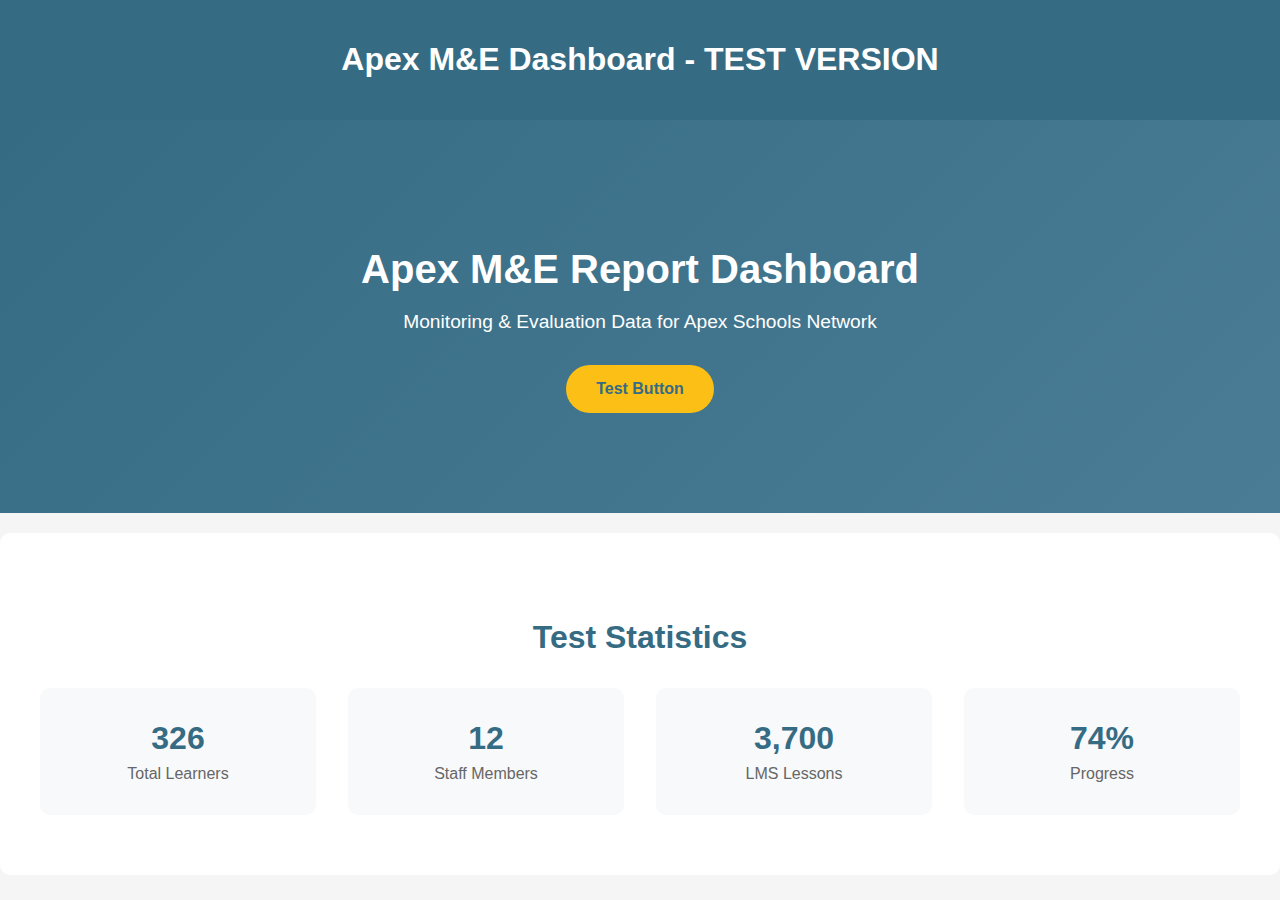
<file: test.html>
<!DOCTYPE html>
<html lang="en">
<head>
    <meta charset="UTF-8">
    <meta name="viewport" content="width=device-width, initial-scale=1.0">
    <title>Test - Apex M&E Dashboard</title>
    <style>
        body {
            font-family: Arial, sans-serif;
            margin: 0;
            padding: 0;
            background-color: #f5f5f5;
        }
        .header {
            background-color: #356c84;
            color: white;
            padding: 20px;
            text-align: center;
        }
        .hero {
            background: linear-gradient(135deg, #356c84 0%, #4a7c95 100%);
            color: white;
            padding: 80px 20px;
            text-align: center;
        }
        .hero-title {
            font-size: 2.5rem;
            margin-bottom: 1rem;
        }
        .hero-subtitle {
            font-size: 1.2rem;
            margin-bottom: 2rem;
        }
        .download-btn {
            background: #fcbf16;
            color: #356c84;
            border: none;
            padding: 15px 30px;
            border-radius: 25px;
            font-size: 1rem;
            font-weight: bold;
            cursor: pointer;
        }
        .container {
            max-width: 1200px;
            margin: 0 auto;
            padding: 20px;
        }
        .section {
            padding: 40px 0;
            background: white;
            margin: 20px 0;
            border-radius: 10px;
        }
        .section-title {
            font-size: 2rem;
            color: #356c84;
            text-align: center;
            margin-bottom: 2rem;
        }
        .stats-grid {
            display: grid;
            grid-template-columns: repeat(auto-fit, minmax(200px, 1fr));
            gap: 2rem;
            margin-top: 2rem;
        }
        .stat-box {
            background: #f8f9fa;
            padding: 2rem;
            border-radius: 10px;
            text-align: center;
        }
        .stat-number {
            font-size: 2rem;
            font-weight: bold;
            color: #356c84;
        }
        .stat-label {
            color: #666;
            margin-top: 0.5rem;
        }
    </style>
</head>
<body>
    <header class="header">
        <h1>Apex M&E Dashboard - TEST VERSION</h1>
    </header>

    <section class="hero">
        <div class="container">
            <h1 class="hero-title">Apex M&E Report Dashboard</h1>
            <p class="hero-subtitle">Monitoring & Evaluation Data for Apex Schools Network</p>
            <button class="download-btn" onclick="alert('Test button works!')">Test Button</button>
        </div>
    </section>

    <section class="section">
        <div class="container">
            <h2 class="section-title">Test Statistics</h2>
            <div class="stats-grid">
                <div class="stat-box">
                    <div class="stat-number">326</div>
                    <div class="stat-label">Total Learners</div>
                </div>
                <div class="stat-box">
                    <div class="stat-number">12</div>
                    <div class="stat-label">Staff Members</div>
                </div>
                <div class="stat-box">
                    <div class="stat-number">3,700</div>
                    <div class="stat-label">LMS Lessons</div>
                </div>
                <div class="stat-box">
                    <div class="stat-number">74%</div>
                    <div class="stat-label">Progress</div>
                </div>
            </div>
        </div>
    </section>

    <script>
        console.log('JavaScript is working!');
        document.addEventListener('DOMContentLoaded', function() {
            console.log('Page loaded successfully');
        });
    </script>
</body>
</html>
</file>
